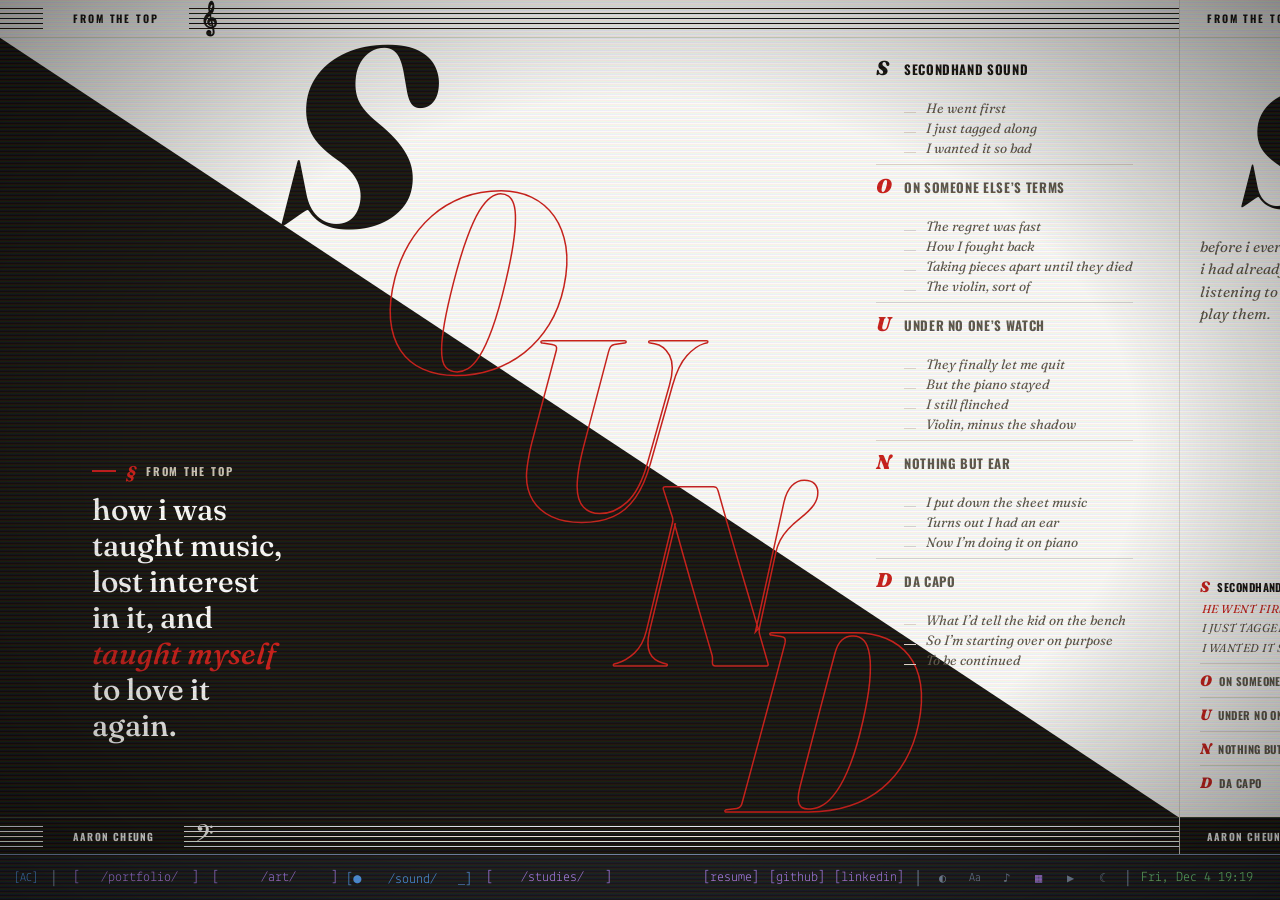
<file: sound/index.html>
<!Doctype html>
<html lang="en">

<head>
    <meta charset="UTF-8" />
    <script>
        // Shares theme/palette/font/crt/motion settings with the main
        // portfolio -- switch to independent overrides here (see
        // art/index.html) if this site wants its own defaults.
        document.documentElement.setAttribute("data-theme", localStorage.getItem("site-theme") || "dark");
        var _osRM = window.matchMedia('(prefers-reduced-motion: reduce)').matches;
        var _savedMotion = localStorage.getItem("site-reduced-motion");
        if (_savedMotion === "true" || (_savedMotion === null && _osRM)) {
            document.documentElement.setAttribute("data-reduced-motion", "true");
        }
        var _savedPalette = localStorage.getItem("site-palette");
        if (_savedPalette && _savedPalette !== "default") {
            document.documentElement.setAttribute("data-palette", _savedPalette);
        }
        var _savedFont = localStorage.getItem("site-font");
        if (_savedFont && _savedFont !== "lekton") {
            document.documentElement.setAttribute("data-font", _savedFont);
        }
        var _savedCrt = localStorage.getItem("site-crt");
        if (_savedCrt === "on" || (_savedCrt === null && !_osRM)) {
            document.documentElement.setAttribute("data-crt", "on");
        }
    </script>
    <meta name="viewport" content="width=device-width, initial-scale=1" />
    <meta name="theme-color" content="#0d1117">
    <meta name="author" content="Aaron Cheung" />
    <meta name="description" content="From the Top by Aaron Cheung." />
    <meta property="og:title" content="Aaron Cheung — From the Top" />
    <meta property="og:description" content="From the Top by Aaron Cheung." />
    <meta property="og:type" content="website" />
    <meta property="og:url" content="https://aaroncheung.me/sound/" />

    <link rel="icon" type="image/svg+xml" href="/favicon.svg">
    <link rel="preload" as="font" href="fonts/fraunces-v38-latin-normal-variable.woff2" type="font/woff2" crossorigin="anonymous">
    <link rel="preload" as="font" href="fonts/fraunces-v38-latin-italic-variable.woff2" type="font/woff2" crossorigin="anonymous">
    <link rel="preload" as="font" href="fonts/oswald-v57-latin-700.woff2" type="font/woff2" crossorigin="anonymous">
    <link rel="stylesheet" href="/css/tui.css?v=9">
    <link rel="stylesheet" href="css/music.css?v=52">

    <script src="/js/overlay-esc.js" defer></script>
    <script src="/js/theme.js?v=4" defer></script>
    <script src="/js/lofi-player.js" defer></script>
    <script src="/js/glitch-artifacts.js" defer></script>
    <script src="/js/include-partials.js" defer></script>
    <script src="js/music.js?v=16" defer></script>

    <!-- Private visitor count only, nothing shown on-site -- see /analytics/. -->
    <script data-goatcounter="https://aaroncheung.goatcounter.com/count" async src="//gc.zgo.at/count.js"></script>

    <title>Aaron Cheung — From the Top</title>
</head>

<body>
    <!-- Ambient glitch artifacts (shared js/glitch-artifacts.js, also used on
         the portfolio/art sites) -- fixed/full-viewport (css/tui.css), gated
         on the CRT toggle, so it lives outside #music-main rather than inside it. -->
    <div id="glitch-artifacts" aria-hidden="true"></div>
    <div data-include="/partials/mobile-header.html"></div>

    <div id="music-main" role="main">
        <div class="record">
            <div class="scroller" tabindex="0" role="region" aria-label="From the Top, scroll through chapters">

                <!-- Cover / index -->
                <section class="panel cover">
                    <div class="masthead"><span class="bar-label">From the Top</span><span class="staff-clef staff-clef--treble">&#x1D11E;</span></div>
                    <div class="cover-split" aria-hidden="true"></div>
                    <div class="cover-sound" aria-hidden="true">
                        <span class="cover-sound-letter is-solid">S</span>
                        <span class="cover-sound-letter">O</span>
                        <span class="cover-sound-letter">U</span>
                        <span class="cover-sound-letter">N</span>
                        <span class="cover-sound-letter">D</span>
                    </div>
                    <div class="cover-body">
                        <h1 class="cover-hero">S<span class="flare">OUND</span></h1>
                        <ol class="index">
                                <li class="is-current">
                                    <a href="#s-01" data-jump="s-01"><b>S</b> Secondhand sound</a>
                                    <ol class="sub-index">
                                        <li><a href="#s-01" data-jump="s-01">He went first</a></li>
                                        <li><a href="#s-02" data-jump="s-02">I just tagged along</a></li>
                                        <li><a href="#s-03" data-jump="s-03">I wanted it so bad</a></li>
                                    </ol>
                                </li>
                                <li>
                                    <a href="#o-01" data-jump="o-01"><b>O</b> On someone else&rsquo;s terms</a>
                                    <ol class="sub-index">
                                        <li><a href="#o-01" data-jump="o-01">The regret was fast</a></li>
                                        <li><a href="#o-02" data-jump="o-02">How I fought back</a></li>
                                        <li><a href="#o-03" data-jump="o-03">Taking pieces apart until they died</a></li>
                                        <li><a href="#o-04" data-jump="o-04">The violin, sort of</a></li>
                                    </ol>
                                </li>
                                <li>
                                    <a href="#u-01" data-jump="u-01"><b>U</b> Under no one&rsquo;s watch</a>
                                    <ol class="sub-index">
                                        <li><a href="#u-01" data-jump="u-01">They finally let me quit</a></li>
                                        <li><a href="#u-02" data-jump="u-02">But the piano stayed</a></li>
                                        <li><a href="#u-03" data-jump="u-03">I still flinched</a></li>
                                        <li><a href="#u-04" data-jump="u-04">Violin, minus the shadow</a></li>
                                    </ol>
                                </li>
                                <li>
                                    <a href="#n-01" data-jump="n-01"><b>N</b> Nothing but ear</a>
                                    <ol class="sub-index">
                                        <li><a href="#n-01" data-jump="n-01">I put down the sheet music</a></li>
                                        <li><a href="#n-02" data-jump="n-02">Turns out I had an ear</a></li>
                                        <li><a href="#n-03" data-jump="n-03">Now I&rsquo;m doing it on piano</a></li>
                                    </ol>
                                </li>
                                <li>
                                    <a href="#d-01" data-jump="d-01"><b>D</b> Da Capo</a>
                                    <ol class="sub-index">
                                        <li><a href="#d-01" data-jump="d-01">What I&rsquo;d tell the kid on the bench</a></li>
                                        <li><a href="#d-02" data-jump="d-02">So I&rsquo;m starting over on purpose</a></li>
                                        <li><a href="#d-coda" data-jump="d-coda">To be continued</a></li>
                                    </ol>
                                </li>
                            </ol>
                        <div class="cover-blurb">
                            <div class="kicker"><b>&sect;</b>From the Top</div>
                            <p class="cover-title">how i was taught music, lost interest in it, and <em>taught myself</em> to love it again.</p>
                        </div>
                    </div>
                    <div class="folio"><span class="bar-label">Aaron Cheung</span><span class="staff-clef staff-clef--bass">&#x1D122;</span></div>
                </section>

                <!-- Chapter S — Secondhand sound -->
                <div class="chapter">
                    <div class="chapter-rail">
                        <div class="masthead"><span class="bar-label">From the Top</span><span class="staff-clef staff-clef--treble">&#x1D11E;</span><span class="staff-sharp">&#9839;</span></div>
                        <div class="chapter-rail-head">
                            <span class="chapter-rail-letter">S</span>
                            <div class="chapter-rail-text">
                                <p class="chapter-rail-caption">before i ever played a note, i had already spent years listening to someone else play them.</p>
                            </div>
                        </div>
                        <nav class="rail-nav" aria-label="Chapters">
                            <ol class="rail-index">
                                <li class="is-current">
                                    <a href="#s-01" data-jump="s-01"><b>S</b> Secondhand sound</a>
                                    <ol class="rail-subindex">
                                        <li><a href="#s-01" data-jump="s-01">He went first</a></li>
                                        <li><a href="#s-02" data-jump="s-02">I just tagged along</a></li>
                                        <li><a href="#s-03" data-jump="s-03">I wanted it so bad</a></li>
                                    </ol>
                                </li>
                                <li><a href="#o-01" data-jump="o-01"><b>O</b> On someone else&rsquo;s terms</a></li>
                                <li><a href="#u-01" data-jump="u-01"><b>U</b> Under no one&rsquo;s watch</a></li>
                                <li><a href="#n-01" data-jump="n-01"><b>N</b> Nothing but ear</a></li>
                                <li><a href="#d-01" data-jump="d-01"><b>D</b> Da Capo</a></li>
                            </ol>
                        </nav>
                        <div class="folio"><span class="bar-label">Aaron Cheung</span><span class="staff-clef staff-clef--bass">&#x1D122;</span><span class="staff-sharp">&#9839;</span></div>
                    </div>

                    <section id="s-01" class="panel panel--compact">
                        <div class="masthead"></div>
                        <div class="kicker"><b>S</b>Secondhand sound &mdash; 01</div>
                        <div class="entry-copy">
                            <div class="entry-head">
                                <span class="entry-num">01</span>
                                <h2>He <span class="flare">went</span> first</h2>
                            </div>
                            <p class="essay-deck">Being the younger brother means most things reach you used. Piano was supposed to be one of them.</p>
                            <div class="essay-body">
                                <p>I&rsquo;m a younger brother by two years. That number set the rhythm of my whole childhood: he did things first, and when I was old enough, I followed. New school, new hobby, new everything. He was the test run and I was the second edition.</p>
                                <p>It was a fine way to grow up. Someone&rsquo;s always ahead of you, breaking the trail, finding out which things hurt so you don&rsquo;t have to. I didn&rsquo;t resent it. I just assumed that was the order of things.</p>
                                <p>Piano started the same way. He got the lessons. I got dragged along. What neither of us knew was that this was the one thing where following him would turn into wanting it more than he ever did.</p>
                            </div>
                            <blockquote class="pull-quote">He was the test run. I was the second edition.</blockquote>
                            <div class="annot">
                                <div class="annot-label">Why I copied him</div>
                                <p>Turns out this is how it&rsquo;s supposed to work. Observational studies find that young children imitate, observe, and consult their older siblings far more than they do their peers, and that a sibling&rsquo;s example can matter as much as a parent&rsquo;s for how a younger kid picks up new skills. I wasn&rsquo;t unusually impressionable &mdash; I was just doing what younger brothers are wired to do.</p>
                                <cite>McHale, Updegraff &amp; Whiteman, &ldquo;Sibling Relationships and Influences in Childhood and Adolescence,&rdquo; Journal of Marriage and Family (2012)</cite>
                            </div>
                        </div>
                        <div class="folio"></div>
                    </section>

                    <section id="s-02" class="panel panel--compact panel--dark">
                        <div class="masthead"></div>
                        <div class="kicker"><b>S</b>Secondhand sound &mdash; 02</div>
                        <div class="entry-copy">
                            <div class="entry-head">
                                <span class="entry-num">02</span>
                                <h2>I just tagged along</h2>
                            </div>
                            <p class="essay-deck">I was too young to leave at home, so I went to every one of his lessons. I was there to wait. I ended up listening.</p>
                            <div class="essay-body">
                                <p>The reason I was in the room at all was logistics. I was too young to be left alone, so when my brother had piano lessons, I came too. I wasn&rsquo;t there to learn. I was there because there was nowhere else to put me.</p>
                                <p>So I sat. And I listened. Week after week, I watched someone slightly bigger than me sit down and make a sound I didn&rsquo;t have a name for yet. I wasn&rsquo;t studying it. Nobody was teaching me. It just went in.</p>
                                <p>Here&rsquo;s the part that still gets me: he hated it. He complained about the practice constantly, the drills, the repetition, all of it. And none of it landed on me. My brain filtered out every single warning and kept one thing: he pressed the keys, and music came out.</p>
                            </div>
                            <blockquote class="pull-quote">I wasn&rsquo;t there to learn. I was there because there was nowhere else to put me.</blockquote>
                            <div class="annot">
                                <div class="annot-label">Does just being in the room do anything</div>
                                <p>More than you&rsquo;d think. Research on auditory development shows that even passive exposure to sound produces measurable, lasting changes in how the brain responds to it, though the biggest gains come once a kid actively engages rather than just listens. Which fits exactly what happened: the years of sitting in primed the ear, but the wanting is what turned the sound into something I had to chase.</p>
                                <cite>Kraus et al., &ldquo;Auditory learning through active engagement with sound,&rdquo; Frontiers in Neuroscience (2014)</cite>
                            </div>
                        </div>
                        <div class="folio"></div>
                    </section>

                    <section id="s-03" class="panel panel--compact">
                        <div class="masthead"></div>
                        <div class="kicker"><b>S</b>Secondhand sound &mdash; 03</div>
                        <div class="entry-copy">
                            <div class="entry-head">
                                <span class="entry-num">03</span>
                                <h2>I wanted it so bad</h2>
                            </div>
                            <p class="essay-deck">He made piano look miserable. I wanted it anyway. It&rsquo;s the first thing I ever wanted before he did.</p>
                            <div class="essay-body">
                                <p>Somewhere in all that tagging along, the order of things broke.</p>
                                <p>For once, I didn&rsquo;t want something because my brother had already made it look easy. He&rsquo;d made it look miserable, actually. But I wanted it anyway, and I wanted it before he could hand it down to me. I pestered my parents until they gave in and signed me up for my own lessons.</p>
                                <p>I want to be honest about what I wanted, though. I didn&rsquo;t want lessons. I didn&rsquo;t know what lessons were. I wanted the sound. I wanted to be the one making it. No scales, no theory, no assignments in my head &mdash; just a kid certain that whatever that noise was, it was worth having.</p>
                                <p>That wanting was the purest the whole thing ever got. It would take me about a decade to feel it again.</p>
                            </div>
                            <blockquote class="pull-quote">I didn&rsquo;t want lessons. I wanted the sound.</blockquote>
                            <div class="annot">
                                <div class="annot-label">Why my parents said yes</div>
                                <p>They probably just got tired of the begging. But the science backed them up. A longitudinal study at USC&rsquo;s Brain and Creativity Institute followed kids who began music training at six and seven and found that even two years of it accelerated brain development, speeding up how the auditory pathway matured and sharpening how accurately they processed sound. Early exposure isn&rsquo;t only sentimental. It rewires the hardware, right at the age I was pushing to get in.</p>
                                <cite>Habibi et al., &ldquo;Music Training and Child Development: A Review of Recent Findings from a Longitudinal Study,&rdquo; Annals of the New York Academy of Sciences (2018)</cite>
                            </div>
                        </div>
                        <div class="folio"></div>
                    </section>
                </div>

                <!-- Chapter O — On someone else's terms -->
                <div class="chapter">
                    <div class="chapter-rail">
                        <div class="masthead"><span class="bar-label">From the Top</span><span class="staff-clef staff-clef--treble">&#x1D11E;</span><span class="staff-sharp">&#9839;</span></div>
                        <div class="chapter-rail-head">
                            <span class="chapter-rail-letter">O</span>
                            <div class="chapter-rail-text">
                                <p class="chapter-rail-caption">i got what i asked for. it turned out the sound came bundled with everything around it.</p>
                            </div>
                        </div>
                        <nav class="rail-nav" aria-label="Chapters">
                            <ol class="rail-index">
                                <li><a href="#s-01" data-jump="s-01"><b>S</b> Secondhand sound</a></li>
                                <li class="is-current">
                                    <a href="#o-01" data-jump="o-01"><b>O</b> On someone else&rsquo;s terms</a>
                                    <ol class="rail-subindex">
                                        <li><a href="#o-01" data-jump="o-01">The regret was fast</a></li>
                                        <li><a href="#o-02" data-jump="o-02">How I fought back</a></li>
                                        <li><a href="#o-03" data-jump="o-03">Taking pieces apart until they died</a></li>
                                        <li><a href="#o-04" data-jump="o-04">The violin, sort of</a></li>
                                    </ol>
                                </li>
                                <li><a href="#u-01" data-jump="u-01"><b>U</b> Under no one&rsquo;s watch</a></li>
                                <li><a href="#n-01" data-jump="n-01"><b>N</b> Nothing but ear</a></li>
                                <li><a href="#d-01" data-jump="d-01"><b>D</b> Da Capo</a></li>
                            </ol>
                        </nav>
                        <div class="folio"><span class="bar-label">Aaron Cheung</span><span class="staff-clef staff-clef--bass">&#x1D122;</span><span class="staff-sharp">&#9839;</span></div>
                    </div>

                    <section id="o-01" class="panel panel--compact panel--dark">
                        <div class="masthead"></div>
                        <div class="kicker"><b>O</b>On someone else&rsquo;s terms &mdash; 01</div>
                        <div class="entry-copy">
                            <div class="entry-head">
                                <span class="entry-num">01</span>
                                <h2>The regret was <span class="flare">fast</span></h2>
                            </div>
                            <p class="essay-deck">I wanted piano more than anything. It took about three weeks for that to curdle.</p>
                            <div class="essay-body">
                                <p>I got my lessons. And almost immediately, I wanted out.</p>
                                <p>The thing I hadn&rsquo;t understood from the waiting room was that the sound I loved came attached to something else: practice. Hours of it. The music I&rsquo;d been chasing was maybe five percent of what piano actually was. The rest was drills.</p>
                                <p>I was a little kid who had begged for this, and within a few weeks I was already trying to get rid of it. But now the roles had flipped. Before, I was the one pleading to get in. Now my parents were the ones making me stay. I wanted to quit almost as fast as I&rsquo;d wanted to start, and this time nobody was caving.</p>
                            </div>
                            <blockquote class="pull-quote">The music I loved was maybe five percent of what piano actually was.</blockquote>
                            <div class="annot">
                                <div class="annot-label">So how much of it is really practice</div>
                                <p>Almost all of it, by design. The most influential study on musical skill, Ericsson&rsquo;s research on expert performers, was run on violinists and pianists and concluded that the hours of solitary, effortful practice a player accumulates is what separates skill levels, more than any inborn talent. The drills weren&rsquo;t a detour from learning piano. The drills were piano. I had signed up for the sound and walked into the machine that produces it.</p>
                                <cite>Ericsson, Krampe &amp; Tesch-R&ouml;mer, &ldquo;The Role of Deliberate Practice in the Acquisition of Expert Performance,&rdquo; Psychological Review (1993)</cite>
                            </div>
                        </div>
                        <div class="folio"></div>
                    </section>

                    <section id="o-02" class="panel panel--compact panel--dark">
                        <div class="masthead"></div>
                        <div class="kicker"><b>O</b>On someone else&rsquo;s terms &mdash; 02</div>
                        <div class="entry-copy">
                            <div class="entry-head">
                                <span class="entry-num">02</span>
                                <h2>How I fought back</h2>
                            </div>
                            <p class="essay-deck">If I couldn&rsquo;t quit, I could refuse to get better. I got very good at not practicing.</p>
                            <div class="essay-body">
                                <p>Since I couldn&rsquo;t leave, I did the next thing. I stopped trying.</p>
                                <p>I put real effort, more than I ever put into playing, into not playing. I&rsquo;d avoid the bench. I&rsquo;d fake my way through. I found every possible way to not practice, and it worked exactly as well as you&rsquo;d expect: I went long stretches without getting any better at all. I&rsquo;d plateau for months, not because I couldn&rsquo;t improve but because improving was the one thing I wouldn&rsquo;t do.</p>
                                <p>Looking back, the effort I spent dodging practice probably rivaled the effort practice would have taken. But that wasn&rsquo;t the point. The point was that it was mine to withhold. Refusing was the only part of piano I actually controlled.</p>
                            </div>
                            <blockquote class="pull-quote">Refusing was the only part of piano I actually controlled.</blockquote>
                            <div class="annot">
                                <div class="annot-label">Why forcing it backfires</div>
                                <p>Because the motivation you use matters as much as the hours. Self-determination research on music students finds that kids driven by external pressure rather than their own choice are the ones most likely to stall and quit, and that a student&rsquo;s sense of autonomy is one of the strongest predictors of whether they keep going. I wasn&rsquo;t lazy. I was a kid with no say, doing the only thing a kid with no say can do.</p>
                                <cite>Evans, McPherson &amp; Davidson, &ldquo;The role of psychological needs in ceasing music and music learning activities,&rdquo; Psychology of Music (2013)</cite>
                            </div>
                        </div>
                        <div class="folio"></div>
                    </section>

                    <section id="o-03" class="panel panel--compact panel--dark">
                        <div class="masthead"></div>
                        <div class="kicker"><b>O</b>On someone else&rsquo;s terms &mdash; 03</div>
                        <div class="entry-copy">
                            <div class="entry-head">
                                <span class="entry-num">03</span>
                                <h2>Taking pieces apart until they died</h2>
                            </div>
                            <p class="essay-deck">The method worked. That was the problem. It drained the exact thing that made me want to play.</p>
                            <div class="essay-body">
                                <p>Here&rsquo;s what the practice actually looked like. Take a song. Break it into fragments. Play one hand alone, then the other. Play it slow. Play it a little faster. Loop the hard bar until it&rsquo;s muscle memory. Add the second hand. Slow again. Faster.</p>
                                <p>By the book, this is correct. It&rsquo;s how you&rsquo;re supposed to learn a piece. But doing it, I often had no idea what the song was even supposed to sound like until I was deep into it, finally putting the hands together at something close to tempo. The music showed up last, if it showed up at all. Everything that made me point at my brother&rsquo;s piano and say <em>I want that</em> was buried under mechanics.</p>
                                <p>The scales, the chords, the theory, the arpeggios, the etudes. I learned them. I just couldn&rsquo;t feel why anymore.</p>
                            </div>
                            <blockquote class="pull-quote">The music showed up last, if it showed up at all.</blockquote>
                            <div class="annot">
                                <div class="annot-label">Was the method wrong</div>
                                <p>No, and that&rsquo;s the hard part. Breaking a piece into hands-separate, slow-to-fast, repeated fragments is deliberate practice exactly as the research defines it, and it demonstrably works. The method wasn&rsquo;t broken. What it cost me was the wonder, and no method accounts for that, because the science optimizes for the skill, not for whether you still love the thing at the end.</p>
                                <cite>Ericsson, Krampe &amp; Tesch-R&ouml;mer, &ldquo;The Role of Deliberate Practice in the Acquisition of Expert Performance,&rdquo; Psychological Review (1993)</cite>
                            </div>
                        </div>
                        <div class="folio"></div>
                    </section>

                    <section id="o-04" class="panel panel--compact panel--dark" data-tone="hairline-light">
                        <div class="masthead"></div>
                        <div class="kicker"><b>O</b>On someone else&rsquo;s terms &mdash; 04</div>
                        <div class="entry-copy">
                            <div class="entry-head">
                                <span class="entry-num">04</span>
                                <h2>The violin, sort of</h2>
                            </div>
                            <p class="essay-deck">A second instrument entered around middle school. I liked it more. I still made sure not to practice it.</p>
                            <div class="essay-body">
                                <p>Around middle school, a family friend started a teaching business and I began learning violin.</p>
                                <p>I&rsquo;ll admit I liked it more. Violin is one note at a time, one line, the melody itself. I didn&rsquo;t have to grind out accompanying chords under my left hand while my right carried the tune. I could just play the part that sounded like the song. For a moment there was a little more air in it.</p>
                                <p>But piano had already taught me what lessons meant, and that lesson transferred. I went into violin with the same reflex to dodge practice, the same instinct to not improve on schedule. I enjoyed it more and still did everything I could to avoid the work. The tint from piano colored everything, even the instrument I actually liked.</p>
                            </div>
                            <blockquote class="pull-quote">I enjoyed it more and still did everything I could to avoid the work.</blockquote>
                            <div class="annot">
                                <div class="annot-label">Did the piano really poison the violin</div>
                                <p>There&rsquo;s a name for this. In evaluative conditioning, when something gets paired with an unpleasant experience, the bad taste it picks up doesn&rsquo;t stay contained. It spreads to similar things in the same category, things that never did anything to earn it. Piano lessons taught me what lessons meant. Violin was a different instrument in the same category, and it inherited the whole verdict before it had a chance to defend itself.</p>
                                <cite>Patterson, Lipp &amp; Luck, &ldquo;Examining Conceptual Generalisation after Acquisition, Extinction, and Reinstatement in Evaluative Conditioning,&rdquo; Cognition and Emotion (2024)</cite>
                            </div>
                            <div class="motif-note">
                                <div class="motif-label">Recurring thread &mdash; violin</div>
                                <p>Appearance 1 of 3. Enters here as the lesser evil. Remember it liked melody &mdash; that detail pays off in N.</p>
                            </div>
                        </div>
                        <div class="folio"></div>
                    </section>
                </div>

                <!-- Chapter U — Under no one's watch -->
                <div class="chapter">
                    <div class="chapter-rail">
                        <div class="masthead"><span class="bar-label">From the Top</span><span class="staff-clef staff-clef--treble">&#x1D11E;</span><span class="staff-sharp">&#9839;</span></div>
                        <div class="chapter-rail-head">
                            <span class="chapter-rail-letter">U</span>
                            <div class="chapter-rail-text">
                                <p class="chapter-rail-caption">nobody made me play anymore. so for the first time, i found out whether i actually wanted to.</p>
                            </div>
                        </div>
                        <nav class="rail-nav" aria-label="Chapters">
                            <ol class="rail-index">
                                <li><a href="#s-01" data-jump="s-01"><b>S</b> Secondhand sound</a></li>
                                <li><a href="#o-01" data-jump="o-01"><b>O</b> On someone else&rsquo;s terms</a></li>
                                <li class="is-current">
                                    <a href="#u-01" data-jump="u-01"><b>U</b> Under no one&rsquo;s watch</a>
                                    <ol class="rail-subindex">
                                        <li><a href="#u-01" data-jump="u-01">They finally let me quit</a></li>
                                        <li><a href="#u-02" data-jump="u-02">But the piano stayed</a></li>
                                        <li><a href="#u-03" data-jump="u-03">I still flinched</a></li>
                                        <li><a href="#u-04" data-jump="u-04">Violin, minus the shadow</a></li>
                                    </ol>
                                </li>
                                <li><a href="#n-01" data-jump="n-01"><b>N</b> Nothing but ear</a></li>
                                <li><a href="#d-01" data-jump="d-01"><b>D</b> Da Capo</a></li>
                            </ol>
                        </nav>
                        <div class="folio"><span class="bar-label">Aaron Cheung</span><span class="staff-clef staff-clef--bass">&#x1D122;</span><span class="staff-sharp">&#9839;</span></div>
                    </div>

                    <section id="u-01" class="panel panel--compact panel--dark">
                        <div class="masthead"></div>
                        <div class="kicker"><b>U</b>Under no one&rsquo;s watch &mdash; 01</div>
                        <div class="entry-copy">
                            <div class="entry-head">
                                <span class="entry-num">01</span>
                                <h2>They finally let me <span class="flare">quit</span></h2>
                            </div>
                            <p class="essay-deck">It didn&rsquo;t happen because I asked. It happened because my parents saw how hard I was working to go nowhere.</p>
                            <div class="essay-body">
                                <p>The end didn&rsquo;t come from a big conversation. It came from math.</p>
                                <p>By the time I hit high school, my parents had watched me spend years pouring effort into not improving. I&rsquo;d become so committed to dodging practice that the dodging itself had become the visible thing. At some point the accounting became obvious to them: they were paying for lessons, and I was spending all my energy making sure those lessons didn&rsquo;t work. So they let me stop.</p>
                                <p>I should have felt pure relief. Mostly I did. But there was something underneath it I couldn&rsquo;t name yet, the strange quiet of a fight suddenly ending because the other side walked away. I&rsquo;d won. The piano was no longer required. And I had no idea that this was the exact moment things would start to turn.</p>
                            </div>
                            <blockquote class="pull-quote">They were paying for lessons, and I was spending all my energy making sure those lessons didn&rsquo;t work.</blockquote>
                            <div class="annot">
                                <div class="annot-label">What pressure does when it finally lifts</div>
                                <p>Usually something bleak. In Edward Deci&rsquo;s foundational experiments, people who were pressured or paid to do a task they&rsquo;d once enjoyed ended up less interested in it than when they started, once the pressure was removed. The external control doesn&rsquo;t just fail to help &mdash; it can hollow out the original interest and leave nothing behind. By that logic, quitting should have been the end of piano for me. The interesting part of my story is that it wasn&rsquo;t.</p>
                                <cite>Deci, &ldquo;Effects of externally mediated rewards on intrinsic motivation,&rdquo; Journal of Personality and Social Psychology (1971)</cite>
                            </div>
                        </div>
                        <div class="folio"></div>
                    </section>

                    <section id="u-02" class="panel panel--compact panel--dark" data-tone="fade-to-light">
                        <div class="masthead"></div>
                        <div class="kicker"><b>U</b>Under no one&rsquo;s watch &mdash; 02</div>
                        <div class="entry-copy">
                            <div class="entry-head">
                                <span class="entry-num">02</span>
                                <h2>But the piano stayed</h2>
                            </div>
                            <p class="essay-deck">The lessons ended. The instrument didn&rsquo;t leave the house. That turned out to matter more than anything.</p>
                            <div class="essay-body">
                                <p>Here&rsquo;s the detail the whole story hinges on: we still had a piano.</p>
                                <p>It just sat there in the house, no longer attached to a teacher or a practice log or anyone&rsquo;s expectations. And every so often, I&rsquo;d walk up to it and play. Not practice. Play. I&rsquo;d pick pieces I actually liked and pick my way through them. I&rsquo;d hit notes just to hear what they did. No fragments, no hands-separate drills, no slow-to-fast. Just me and a sound I was finally choosing again.</p>
                                <p>Nobody knew I was doing it. There was no reason to, no lesson to prep for, no one to perform it for. And somewhere in those quiet unsupervised sessions, the thing I&rsquo;d felt in the waiting room as a little kid started coming back. I didn&rsquo;t announce it. I probably didn&rsquo;t even realize it. But that was the beginning of me actually loving music.</p>
                            </div>
                            <blockquote class="pull-quote">Not practice. Play.</blockquote>
                            <div class="annot">
                                <div class="annot-label">Why the same piano felt different</div>
                                <p>Because the one thing that changed was the one thing that matters most: choice. A large meta-analysis found that simply giving people a genuine sense of choice over an activity measurably increases their intrinsic motivation and effort. The piano was identical. The room was identical. My hands knew the same drills. But nobody was assigning it anymore, and that single difference was enough to turn an obligation back into a want.</p>
                                <cite>Patall, Cooper &amp; Robinson, &ldquo;The effects of choice on intrinsic motivation and related outcomes: a meta-analysis,&rdquo; Psychological Bulletin (2008)</cite>
                            </div>
                        </div>
                        <div class="folio"></div>
                    </section>

                    <section id="u-03" class="panel panel--compact" data-tone="mismatch-shadow">
                        <div class="masthead"></div>
                        <div class="kicker"><b>U</b>Under no one&rsquo;s watch &mdash; 03</div>
                        <div class="entry-copy">
                            <div class="entry-head">
                                <span class="entry-num">03</span>
                                <h2>I still flinched</h2>
                            </div>
                            <p class="essay-deck">Nobody was making me play anymore. I was still bracing like they were.</p>
                            <div class="essay-body">
                                <p>It would be a cleaner story if the moment the lessons stopped, the wanting came back. It didn&rsquo;t.</p>
                                <p>I&rsquo;d sit down at the piano by choice, and some part of me would still tense up. Still expect a drill. Still treat the bench like a place where work gets assigned. The pressure was gone and my hands hadn&rsquo;t gotten the message. I was free and I was flinching, which is a strange thing to be.</p>
                                <p>What I didn&rsquo;t understand then is that nothing was going to give the feeling back to me. Quitting only removed the thing that was in the way. It didn&rsquo;t restore anything. Every time I sat down and played something I liked for no reason, I was doing the actual work of getting it back, and it was slow, and it didn&rsquo;t feel like progress, it felt like flinching.</p>
                                <p>So the flinch wasn&rsquo;t the training winning. It was what recovery feels like from the inside, before you know that&rsquo;s what it is.</p>
                            </div>
                            <blockquote class="pull-quote">The pressure was gone and my hands hadn&rsquo;t gotten the message.</blockquote>
                            <div class="annot">
                                <div class="annot-label">Why didn&rsquo;t the feeling just come back</div>
                                <p>Because it doesn&rsquo;t work that way. Deci&rsquo;s experiments found that once an activity gets bound to external pressure, the original interest doesn&rsquo;t simply return when the pressure lifts. Removing the coercion isn&rsquo;t the same as restoring the wanting. It just clears the space where the wanting used to be, and leaves you to do the rest.</p>
                                <cite>Deci, &ldquo;Effects of externally mediated rewards on intrinsic motivation,&rdquo; Journal of Personality and Social Psychology (1971)</cite>
                            </div>
                        </div>
                        <div class="folio"></div>
                    </section>

                    <section id="u-04" class="panel panel--compact">
                        <div class="masthead"></div>
                        <div class="kicker"><b>U</b>Under no one&rsquo;s watch &mdash; 04</div>
                        <div class="entry-copy">
                            <div class="entry-head">
                                <span class="entry-num">04</span>
                                <h2>Violin, minus the shadow</h2>
                            </div>
                            <p class="essay-deck">Violin was still a school requirement. Nothing about it changed. I did.</p>
                            <div class="essay-body">
                                <p>Violin didn&rsquo;t end when piano did. It was a high school elective, so I kept going, still assigned, still required, still someone else&rsquo;s schedule.</p>
                                <p>Which is the part worth sitting with. By the logic I&rsquo;d been living under, violin should have felt exactly the same. It was still an obligation. Nobody had handed me any freedom there. But it got better anyway, and it got better fast. I was more engaged, more present, more willing to actually work at it.</p>
                                <p>For a long time I assumed piano leaving had just taken the weight off everything. Easier story. But violin&rsquo;s circumstances never changed by even an inch, so the weight couldn&rsquo;t have lifted on its own. I think what actually happened is that once I had one place in my life where music was mine, I started showing up to violin like someone who wanted to be there. I brought the wanting with me. It wasn&rsquo;t given back to me, I carried it in.</p>
                                <p>Nobody gives it back to you.</p>
                            </div>
                            <blockquote class="pull-quote">Violin&rsquo;s circumstances never changed by an inch. I did.</blockquote>
                            <div class="annot">
                                <div class="annot-label">So violin got better on its own once piano ended?</div>
                                <p>Probably not, and that&rsquo;s the part I didn&rsquo;t understand at the time. The research on how a bad association spreads also suggests the reverse doesn&rsquo;t come free: sourness generalizes easily, but un-learning it in one place doesn&rsquo;t automatically un-learn it everywhere else. Violin didn&rsquo;t get better because piano stopped. It got better because I started showing up to it differently, and I had to do that part myself.</p>
                            </div>
                            <div class="motif-note">
                                <div class="motif-label">Recurring thread &mdash; violin</div>
                                <p>Appearance 2 of 3. Entered as the lesser evil, returns here as the thing I finally admit I like. One appearance left, where the ear takes over.</p>
                            </div>
                        </div>
                        <div class="folio"></div>
                    </section>
                </div>

                <!-- Chapter N — Nothing but ear -->
                <div class="chapter">
                    <div class="chapter-rail">
                        <div class="masthead"><span class="bar-label">From the Top</span><span class="staff-clef staff-clef--treble">&#x1D11E;</span><span class="staff-sharp">&#9839;</span></div>
                        <div class="chapter-rail-head">
                            <span class="chapter-rail-letter">N</span>
                            <div class="chapter-rail-text">
                                <p class="chapter-rail-caption">i stopped reading music and started listening to it. that turned out to be the whole difference.</p>
                            </div>
                        </div>
                        <nav class="rail-nav" aria-label="Chapters">
                            <ol class="rail-index">
                                <li><a href="#s-01" data-jump="s-01"><b>S</b> Secondhand sound</a></li>
                                <li><a href="#o-01" data-jump="o-01"><b>O</b> On someone else&rsquo;s terms</a></li>
                                <li><a href="#u-01" data-jump="u-01"><b>U</b> Under no one&rsquo;s watch</a></li>
                                <li class="is-current">
                                    <a href="#n-01" data-jump="n-01"><b>N</b> Nothing but ear</a>
                                    <ol class="rail-subindex">
                                        <li><a href="#n-01" data-jump="n-01">I put down the sheet music</a></li>
                                        <li><a href="#n-02" data-jump="n-02">Turns out I had an ear</a></li>
                                        <li><a href="#n-03" data-jump="n-03">Now I&rsquo;m doing it on piano</a></li>
                                    </ol>
                                </li>
                                <li><a href="#d-01" data-jump="d-01"><b>D</b> Da Capo</a></li>
                            </ol>
                        </nav>
                        <div class="folio"><span class="bar-label">Aaron Cheung</span><span class="staff-clef staff-clef--bass">&#x1D122;</span><span class="staff-sharp">&#9839;</span></div>
                    </div>

                    <section id="n-01" class="panel panel--compact">
                        <div class="masthead"></div>
                        <div class="kicker"><b>N</b>Nothing but ear &mdash; 01</div>
                        <div class="entry-copy">
                            <div class="entry-head">
                                <span class="entry-num">01</span>
                                <h2>I put down the <span class="flare">sheet music</span></h2>
                            </div>
                            <p class="essay-deck">I started learning new songs on piano the way I&rsquo;d never been taught: from YouTube, from recordings, from just messing with sounds.</p>
                            <div class="essay-body">
                                <p>Once piano was mine again, I started learning music, but not the way the lessons did it. No sheet music. I&rsquo;d pull up tutorials on YouTube, follow along, and figure songs out that way. I&rsquo;d sit and play around with sounds and beats just to hear what happened.</p>
                                <p>This was the exact opposite of everything I&rsquo;d been trained on. No notation, no assigned repertoire, no breaking a piece into fragments before I knew what it sounded like. I picked songs because I already loved them and already knew how they were supposed to go. I was learning forward from the sound instead of backward from the page.</p>
                                <p>And for the first time, the music showed up first. I knew the destination before I took a single step toward it, because the destination was a song I&rsquo;d chosen and already had in my head. Everything the O chapter buried, the whole reason I wanted piano as a kid, was suddenly right there at the front again.</p>
                            </div>
                            <blockquote class="pull-quote">I was learning forward from the sound instead of backward from the page.</blockquote>
                            <div class="annot">
                                <div class="annot-label">Is teaching yourself off YouTube actually a method</div>
                                <p>It&rsquo;s one of the oldest ones, just newly equipped. Lucy Green&rsquo;s research on how popular musicians learn found that most of them acquire their skills informally, outside of any lessons, by choosing music they personally love and copying the recordings by ear rather than working from notation. That&rsquo;s the entire model I&rsquo;d stumbled into. The YouTube tutorials were just my generation&rsquo;s version of dropping the needle and playing along until it clicks.</p>
                                <cite>Green, L., &ldquo;How Popular Musicians Learn: A Way Ahead for Music Education,&rdquo; Ashgate (2002)</cite>
                            </div>
                        </div>
                        <div class="folio"></div>
                    </section>

                    <section id="n-02" class="panel panel--compact">
                        <div class="masthead"></div>
                        <div class="kicker"><b>N</b>Nothing but ear &mdash; 02</div>
                        <div class="entry-copy">
                            <div class="entry-head">
                                <span class="entry-num">02</span>
                                <h2>Turns out I had an ear</h2>
                            </div>
                            <p class="essay-deck">The violin, of all things, showed me my ear was good. Not perfect pitch. Good enough to find a melody by hearing it.</p>
                            <div class="essay-body">
                                <p>The discovery didn&rsquo;t come from piano. It came from violin, back for its third and most important appearance.</p>
                                <p>By now violin was the instrument I was actually engaged with, and playing it, I noticed something: I could find melodies by ear. I&rsquo;d hear a tune and work it out on the strings, one note at a time. Not perfect pitch, nothing that dramatic. But a solid ear, good enough to hear where a melody wanted to go and follow it.</p>
                                <p>It makes sense that violin is where I found this. It&rsquo;s one note at a time, one line, and every note is something you have to place yourself, no pre-set keys to hide behind. You&rsquo;re constantly listening and adjusting to land the pitch. Piano had let me get away with mechanical playing for years. Violin didn&rsquo;t allow it. It made me listen, and listening is the thing that turned out to matter.</p>
                            </div>
                            <blockquote class="pull-quote">Piano let me play mechanically for years. Violin didn&rsquo;t allow it.</blockquote>
                            <div class="annot">
                                <div class="annot-label">Why violin, specifically, trained the ear</div>
                                <p>Because of how the instrument works. Relative pitch, the ability to find a note by its relationship to others, is the common, trainable ear skill, as opposed to rare perfect pitch, and one of the classic ways to build it is playing melodies by ear on an instrument that makes you manually place every pitch, like a violin, rather than one with fixed keys. Playing by ear itself is a foundational musicianship skill that research links to improvising, sight-reading, and playing from memory. The instrument I&rsquo;d resented into a filter had quietly been tuning the exact ability I&rsquo;d build everything on.</p>
                                <cite>Woody, R. H., &ldquo;Playing by Ear: Foundation or Frill?,&rdquo; Music Educators Journal (2012)</cite>
                            </div>
                        </div>
                        <div class="folio"></div>
                    </section>

                    <section id="n-03" class="panel panel--compact" data-tone="brightest">
                        <div class="masthead"></div>
                        <div class="kicker"><b>N</b>Nothing but ear &mdash; 03</div>
                        <div class="entry-copy">
                            <div class="entry-head">
                                <span class="entry-num">03</span>
                                <h2>Now I&rsquo;m doing it on piano</h2>
                            </div>
                            <p class="essay-deck">I&rsquo;m teaching my ear to do on the keys what it learned to do on the strings: hear a song I love and rebuild it.</p>
                            <div class="essay-body">
                                <p>Once I knew the ear was there, I wanted it on piano too.</p>
                                <p>So that&rsquo;s what I&rsquo;m doing right now. I put on a song I love, and I try to recreate it on the keys by ear. No tutorial, no sheet music, just listening and hunting for the notes until the thing I&rsquo;m hearing and the thing I&rsquo;m playing line up. It&rsquo;s slow. It&rsquo;s the good kind of slow, the kind I pick.</p>
                                <p>The irony isn&rsquo;t lost on me. This is practice. It&rsquo;s repetition, trial and error, the same passage over and over until it&rsquo;s right. It is, mechanically, the exact thing I spent years refusing to do. But nobody assigned it, I chose the song, and the whole point is chasing a sound I already love. Same activity, completely different animal. The difference was never the work. It was who the work belonged to.</p>
                            </div>
                            <blockquote class="pull-quote">The difference was never the work. It was who the work belonged to.</blockquote>
                            <div class="annot">
                                <div class="annot-label">Does the self-taught route actually build skill, or just feel nicer</div>
                                <p>It measurably builds it. Woody and Lehmann tested college musicians on learning melodies by ear and found the ones with informal, self-directed &ldquo;vernacular&rdquo; experience clearly outperformed the formally trained musicians who lacked it. The by-ear route isn&rsquo;t the soft option &mdash; it produces a real, testable ability that classical training alone can miss. The thing I taught myself for fun turns out to be the thing the research says formal lessons often leave out.</p>
                                <cite>Woody, R. H. &amp; Lehmann, A. C., &ldquo;Student Musicians&rsquo; Ear-Playing Ability as a Function of Vernacular Music Experiences,&rdquo; Journal of Research in Music Education (2010)</cite>
                            </div>
                            <div class="motif-note">
                                <div class="motif-label">Recurring thread &mdash; violin</div>
                                <p>Appearance 3 of 3. Entered as the lesser evil, returned as the instrument I liked, and lands here as the one that proved my ear. The whole point of violin was that it made me listen. Arc complete.</p>
                            </div>
                        </div>
                        <div class="folio"></div>
                    </section>
                </div>

                <!-- Chapter D — Da Capo -->
                <div class="chapter">
                    <div class="chapter-rail">
                        <div class="masthead"><span class="bar-label">From the Top</span><span class="staff-clef staff-clef--treble">&#x1D11E;</span><span class="staff-sharp">&#9839;</span></div>
                        <div class="chapter-rail-head">
                            <span class="chapter-rail-letter">D</span>
                            <div class="chapter-rail-text">
                                <p class="term-def"><b>da capo</b> <i>(n.)</i> &mdash; a direction in music to return to the beginning and play it again.</p>
                                <p class="chapter-rail-caption">i&rsquo;m back where i started: a beginner, wanting a sound i don&rsquo;t know how to make yet. this time i got here on purpose.</p>
                            </div>
                        </div>
                        <nav class="rail-nav" aria-label="Chapters">
                            <ol class="rail-index">
                                <li><a href="#s-01" data-jump="s-01"><b>S</b> Secondhand sound</a></li>
                                <li><a href="#o-01" data-jump="o-01"><b>O</b> On someone else&rsquo;s terms</a></li>
                                <li><a href="#u-01" data-jump="u-01"><b>U</b> Under no one&rsquo;s watch</a></li>
                                <li><a href="#n-01" data-jump="n-01"><b>N</b> Nothing but ear</a></li>
                                <li class="is-current">
                                    <a href="#d-01" data-jump="d-01"><b>D</b> Da Capo</a>
                                    <ol class="rail-subindex">
                                        <li><a href="#d-01" data-jump="d-01">What I&rsquo;d tell the kid on the bench</a></li>
                                        <li><a href="#d-02" data-jump="d-02">So I&rsquo;m starting over on purpose</a></li>
                                        <li><a href="#d-coda" data-jump="d-coda">To be continued</a></li>
                                    </ol>
                                </li>
                            </ol>
                        </nav>
                        <div class="folio"><span class="bar-label">Aaron Cheung</span><span class="staff-clef staff-clef--bass">&#x1D122;</span><span class="staff-sharp">&#9839;</span></div>
                    </div>

                    <section id="d-01" class="panel panel--compact">
                        <div class="masthead"></div>
                        <div class="kicker"><b>D</b>Da Capo &mdash; 01</div>
                        <div class="entry-copy">
                            <div class="entry-head">
                                <span class="entry-num">01</span>
                                <h2>What I&rsquo;d tell the <span class="flare">kid</span> on the bench</h2>
                            </div>
                            <p class="essay-deck">I&rsquo;m grateful for the training. I wouldn&rsquo;t have the ear without it. But the wonder came first, and the wonder was the part that mattered.</p>
                            <div class="essay-body">
                                <p>If I could go back to the waiting room, to the kid watching his brother and wanting it so badly, I don&rsquo;t think I&rsquo;d warn him. I&rsquo;d just tell him to hold onto the wanting.</p>
                                <p>Because here&rsquo;s what the whole thing taught me. The structured lessons were worth something. The scales, the theory, the years of drills, they built the foundation I now use to teach myself anything I want. I&rsquo;m not bitter about the training. I&rsquo;m grateful for it. I couldn&rsquo;t do what I do now without it.</p>
                                <p>But it came at a cost it didn&rsquo;t need to, and the cost was the wonder. For years I had the skills and lost the reason. And it turns out the reason was the important part the entire time. The excitement I felt before I knew a single thing about music, that was the fuel, and everything worked better once I got it back. All the practice in the world doesn&rsquo;t mean much if it burns off the thing that made you want to play.</p>
                                <p>So that&rsquo;s the lesson, if there is one. The training was good. It just was never worth losing the wonder over.</p>
                            </div>
                            <blockquote class="pull-quote">For years I had the skills and lost the reason. The reason was the important part the entire time.</blockquote>
                            <div class="annot">
                                <div class="annot-label">Was the wonder actually important, or does it just feel nice to say</div>
                                <p>It&rsquo;s real, and it&rsquo;s measurable. A landmark study found that when people are curious about something, their brains shift into a state that measurably improves learning and memory, driven by a dopamine response that curiosity switches on. Wonder isn&rsquo;t the soft, optional part of learning. It&rsquo;s part of the machinery that makes learning work. The excitement I lost wasn&rsquo;t a mood. It was, neurologically, one of the best tools I had, and the lessons spent it without knowing.</p>
                                <cite>Gruber, Gelman &amp; Ranganath, &ldquo;States of Curiosity Modulate Hippocampus-Dependent Learning via the Dopaminergic Circuit,&rdquo; Neuron (2014)</cite>
                            </div>
                        </div>
                        <div class="folio"></div>
                    </section>

                    <section id="d-02" class="panel panel--compact">
                        <div class="masthead"></div>
                        <div class="kicker"><b>D</b>Da Capo &mdash; 02</div>
                        <div class="entry-copy">
                            <div class="entry-head">
                                <span class="entry-num">02</span>
                                <h2>So I&rsquo;m starting over on purpose</h2>
                            </div>
                            <p class="essay-deck">Guitar next. Then harmonica. Then whatever&rsquo;s after that. Beginner again, except this time the terms are mine and the ear comes with me.</p>
                            <div class="essay-body">
                                <p>The story doesn&rsquo;t end at piano. It loops.</p>
                                <p>I&rsquo;m planning to pick up guitar. Then harmonica. Probably more after that. And the thing is, I&rsquo;ll be a beginner all over again, back to not knowing where the notes are, back to wanting a sound I can&rsquo;t make yet. It&rsquo;s the exact spot I started in as a kid at my brother&rsquo;s lessons.</p>
                                <p>Except everything&rsquo;s different now. Nobody&rsquo;s making me. I&rsquo;m choosing the instrument, choosing the songs, choosing the pace. And I&rsquo;m not arriving empty-handed &mdash; I&rsquo;m bringing years of training and an ear that can already find a melody. The foundation the lessons built doesn&rsquo;t disappear when I switch instruments. It comes with me. I get to start from scratch and keep everything at the same time.</p>
                                <p>That&rsquo;s what da capo means. Not &ldquo;the end.&rdquo; It means go back to the beginning and play it again. I&rsquo;m at the beginning again, on purpose, wonder intact, and this time I know exactly how good it can be.</p>
                            </div>
                            <blockquote class="pull-quote">I get to start from scratch and keep everything at the same time.</blockquote>
                            <div class="annot">
                                <div class="annot-label">Doesn&rsquo;t switching instruments mean starting from zero</div>
                                <p>Not for the part that matters most. Woody and Lehmann tested musicians on learning melodies by ear and found that by-ear ability is a real, measurable skill, and that the musicians who&rsquo;d built it informally outperformed the ones who hadn&rsquo;t. An ear isn&rsquo;t bolted to a specific instrument. It&rsquo;s the thing I carry to the guitar, and it&rsquo;s the one piece of the old training I&rsquo;m most glad I have.</p>
                                <cite>Woody, R. H. &amp; Lehmann, A. C., &ldquo;Student Musicians&rsquo; Ear-Playing Ability as a Function of Vernacular Music Experiences,&rdquo; Journal of Research in Music Education (2010)</cite>
                            </div>
                        </div>
                        <div class="folio"></div>
                    </section>

                    <!-- Coda mirrors the cover: same diagonal split and letter cascade, but
                         colors flipped (cover dark bottom-left / light top-right; coda light
                         bottom-left / dark top-right). "To be continued" occupies the cover's
                         .cover-blurb slot; the citation list occupies the cover's TOC slot. -->
                    <section id="d-coda" class="panel">
                        <div class="masthead"></div>
                        <div class="coda-split" aria-hidden="true"></div>
                        <div class="coda-mark" aria-hidden="true">
                            <span class="coda-mark-letter is-solid">D</span>
                            <span class="coda-mark-letter">A</span>
                            <span class="coda-mark-letter">C</span>
                            <span class="coda-mark-letter">A</span>
                            <span class="coda-mark-letter">P</span>
                            <span class="coda-mark-letter">O</span>
                        </div>
                        <div class="coda-blurb">
                        <div class="kicker"><b>D</b>Da Capo &mdash; Coda</div>
                        <div class="entry-copy">
                            <div class="entry-head">
                                <h2>To be <span class="flare">continued</span></h2>
                            </div>
                            <div class="essay-body">
                                <p>I started this whole thing as a little brother, watching someone else make a sound I wanted, sure it was worth whatever it cost.</p>
                                <p>I&rsquo;m ending it the same way. Still wanting the sound. Still sure it&rsquo;s worth it. Only now there&rsquo;s nobody&rsquo;s bench to sit beside and wait my turn. The instrument&rsquo;s right there, and it&rsquo;s mine to pick up whenever I&rsquo;m ready.</p>
                                <p>The wonder made it all the way through. That was the whole point.</p>
                            </div>
                            <p class="coda-line">Da capo.</p>
                        </div>
                        </div>
                        <div class="sources">
                            <div class="sources-label">Sources cited</div>
                            <ol class="sources-list">
                                <li><cite><a href="https://doi.org/10.1037/h0030644" target="_blank" rel="noopener noreferrer">Deci, &ldquo;Effects of externally mediated rewards on intrinsic motivation,&rdquo; Journal of Personality and Social Psychology (1971)</a></cite></li>
                                <li><cite><a href="https://doi.org/10.1037/0033-295X.100.3.363" target="_blank" rel="noopener noreferrer">Ericsson, Krampe &amp; Tesch-R&ouml;mer, &ldquo;The Role of Deliberate Practice in the Acquisition of Expert Performance,&rdquo; Psychological Review (1993)</a></cite></li>
                                <li><cite><a href="https://doi.org/10.1177/0305735612441736" target="_blank" rel="noopener noreferrer">Evans, McPherson &amp; Davidson, &ldquo;The role of psychological needs in ceasing music and music learning activities,&rdquo; Psychology of Music (2013)</a></cite></li>
                                <li><cite><a href="https://www.routledge.com/How-Popular-Musicians-Learn-A-Way-Ahead-for-Music-Education/Green/p/book/9780754632269" target="_blank" rel="noopener noreferrer">Green, L., &ldquo;How Popular Musicians Learn: A Way Ahead for Music Education,&rdquo; Ashgate (2002)</a></cite></li>
                                <li><cite><a href="https://doi.org/10.1016/j.neuron.2014.08.060" target="_blank" rel="noopener noreferrer">Gruber, Gelman &amp; Ranganath, &ldquo;States of Curiosity Modulate Hippocampus-Dependent Learning via the Dopaminergic Circuit,&rdquo; Neuron (2014)</a></cite></li>
                                <li><cite><a href="https://doi.org/10.1111/nyas.13606" target="_blank" rel="noopener noreferrer">Habibi et al., &ldquo;Music Training and Child Development: A Review of Recent Findings from a Longitudinal Study,&rdquo; Annals of the New York Academy of Sciences (2018)</a></cite></li>
                                <li><cite><a href="https://doi.org/10.3389/fnins.2014.00351" target="_blank" rel="noopener noreferrer">Kraus et al., &ldquo;Auditory Learning through Active Engagement with Sound: Biological Impact of Community Music Lessons in At-Risk Children,&rdquo; Frontiers in Neuroscience (2014)</a></cite></li>
                                <li><cite><a href="https://doi.org/10.1111/j.1741-3737.2012.01011.x" target="_blank" rel="noopener noreferrer">McHale, Updegraff &amp; Whiteman, &ldquo;Sibling Relationships and Influences in Childhood and Adolescence,&rdquo; Journal of Marriage and Family (2012)</a></cite> <span class="sources-note">&mdash; first cited in S</span></li>
                                <li><cite><a href="https://doi.org/10.1037/0033-2909.134.2.270" target="_blank" rel="noopener noreferrer">Patall, Cooper &amp; Robinson, &ldquo;The Effects of Choice on Intrinsic Motivation and Related Outcomes: A Meta-Analysis,&rdquo; Psychological Bulletin (2008)</a></cite></li>
                                <li><cite><a href="https://doi.org/10.1080/02699931.2024.2408367" target="_blank" rel="noopener noreferrer">Patterson, Lipp &amp; Luck, &ldquo;Examining Conceptual Generalisation after Acquisition, Extinction, and Reinstatement in Evaluative Conditioning,&rdquo; Cognition and Emotion (2024)</a></cite></li>
                                <li><cite><a href="https://doi.org/10.1177/0027432112459199" target="_blank" rel="noopener noreferrer">Woody, R. H., &ldquo;Playing by Ear: Foundation or Frill?,&rdquo; Music Educators Journal (2012)</a></cite></li>
                                <li><cite><a href="https://doi.org/10.1177/0022429410370785" target="_blank" rel="noopener noreferrer">Woody, R. H. &amp; Lehmann, A. C., &ldquo;Student Musicians&rsquo; Ear-Playing Ability as a Function of Vernacular Music Experiences,&rdquo; Journal of Research in Music Education (2010)</a></cite></li>
                            </ol>
                        </div>
                        <div class="folio"></div>
                    </section>
                </div>

            </div>
        </div>
    </div>

    <!-- Footer popup (for theme/font popups — same ID as portfolio/art) -->
    <div id="footer-popup" hidden></div>

    <div data-include="/partials/footer.html"></div>

    <script>
        // Initialise partials once theme.js and include-partials.js are ready
        document.addEventListener('DOMContentLoaded', function () {
            if (typeof includePartials === 'function') includePartials();
        });
    </script>
</body>

</html>
</file>
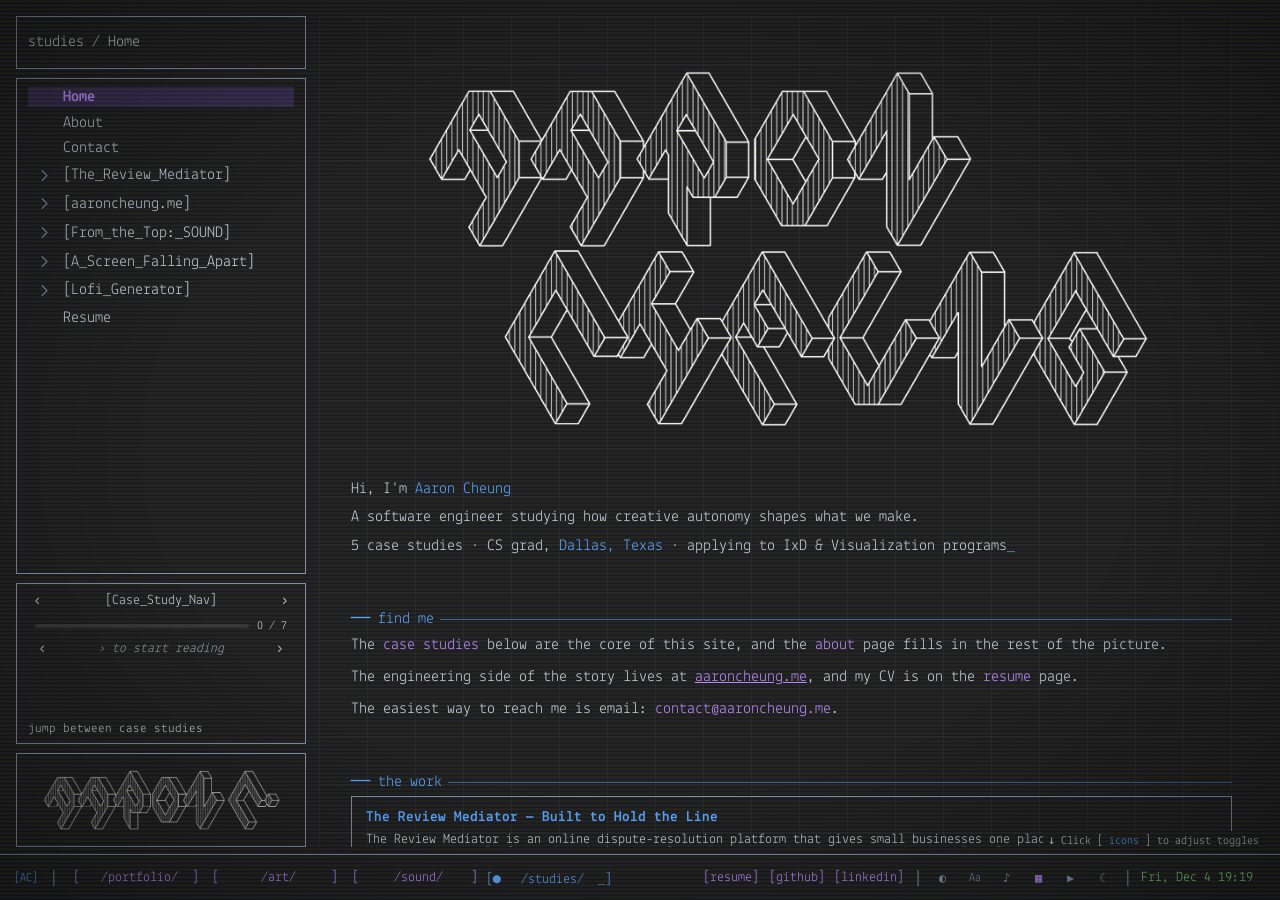
<file: studies/index.html>
<!Doctype html>
<html lang="en">

<head>
    <meta charset="UTF-8" />
    <script>
        // Shares theme/palette/font/crt/motion settings with the main
        // portfolio (same as sound/index.html) -- switch to independent
        // overrides here (see art/index.html) if this site ever wants its
        // own defaults.
        document.documentElement.setAttribute("data-theme", localStorage.getItem("site-theme") || "dark");
        var _osRM = window.matchMedia('(prefers-reduced-motion: reduce)').matches;
        var _savedMotion = localStorage.getItem("site-reduced-motion");
        if (_savedMotion === "true" || (_savedMotion === null && _osRM)) {
            document.documentElement.setAttribute("data-reduced-motion", "true");
        }
        var _savedPalette = localStorage.getItem("site-palette");
        if (_savedPalette && _savedPalette !== "default") {
            document.documentElement.setAttribute("data-palette", _savedPalette);
        }
        var _savedFont = localStorage.getItem("site-font");
        if (_savedFont && _savedFont !== "lekton") {
            document.documentElement.setAttribute("data-font", _savedFont);
        }
        var _savedCrt = localStorage.getItem("site-crt");
        if (_savedCrt === "on" || (_savedCrt === null && !_osRM)) {
            document.documentElement.setAttribute("data-crt", "on");
        }
    </script>
    <meta name="viewport" content="width=device-width, initial-scale=1" />
    <meta name="theme-color" content="#0d1117">
    <meta name="apple-mobile-web-app-capable" content="yes">
    <meta name="mobile-web-app-capable" content="yes">
    <meta name="apple-mobile-web-app-status-bar-style" content="black">
    <meta name="author" content="Aaron Cheung" />
    <meta name="description" content="Academic portfolio and case studies by Aaron Cheung." />
    <meta property="og:title" content="Aaron Cheung — Studies" />
    <meta property="og:description" content="Academic portfolio and case studies by Aaron Cheung." />
    <meta property="og:type" content="website" />
    <meta property="og:url" content="https://aaroncheung.me/studies/" />
    <meta property="og:image" content="https://aaroncheung.me/studies/data/images/og-preview.jpg" />
    <meta property="og:image:width" content="1200" />
    <meta property="og:image:height" content="630" />
    <meta name="twitter:card" content="summary_large_image" />
    <meta name="twitter:title" content="Aaron Cheung — Studies" />
    <meta name="twitter:description" content="Academic portfolio and case studies by Aaron Cheung." />
    <meta name="twitter:image" content="https://aaroncheung.me/studies/data/images/og-preview.jpg" />

    <link rel="preload" as="font" href="/fonts/lekton-v21-latin-regular.woff2" type="font/woff2" crossorigin="anonymous">
    <link rel="icon" type="image/svg+xml" href="/favicon.svg">
    <link rel="stylesheet" type="text/css" href="/css/tui.css?v=53">
    <link rel="stylesheet" type="text/css" href="css/studies.css?v=4">

    <script src="/js/overlay-esc.js" defer></script>
    <script src="/js/theme.js?v=4" defer></script>
    <script src="/js/lofi-player.js" defer></script>
    <script src="/js/glitch-artifacts.js" defer></script>
    <script src="/js/include-partials.js" defer></script>
    <script src="/js/mobile-nav.js" defer></script>
    <script src="/js/home-tiles.js?v=2" defer></script>
    <script src="js/studies-render.js?v=5" defer></script>
    <script src="js/studies-cards.js?v=5" defer></script>
    <script src="js/studies-router.js?v=6" defer></script>
    <script src="js/studies-widgets.js?v=5" defer></script>
    <script src="js/studies-boot.js?v=2" defer></script>

    <!-- Private visitor count only, nothing shown on-site -- see /analytics/. -->
    <script data-goatcounter="https://aaroncheung.goatcounter.com/count" async src="//gc.zgo.at/count.js"></script>

    <title>Aaron Cheung @ Studies</title>
</head>

<body class="darkmode at-home">
    <div id="glitch-artifacts" aria-hidden="true"></div>
    <div id="main-container" role="main">
        <div data-include="/partials/mobile-tabbar.html"></div>
        <div data-include="/partials/mobile-header.html"></div>
        <div id="section-container">
            <div id="left-section">
                <!-- Static breadcrumb display -- not clickable: the File
                     Explorer it opened on the main site was dropped along
                     with Ctrl+K/keyboard-nav, so this box is read-only here. -->
                <div id="nav-location-panel">
                    <div id="nav-location-content"></div>
                </div>
                <div id="nav-panel">
                    <div id="nav-scroll-area" tabindex="0" aria-label="Section navigation"></div>
                </div>
                <!-- Case-study nav / Lofi Generator placeholder rotator,
                     populated by js/studies-widgets.js. -->
                <div id="nav-widget-panel">
                    <div id="nav-widget-content"></div>
                </div>
                <div id="nav-logo" tabindex="0" role="button" aria-label="Go to home" onclick="goToPage('home')">
                    <div id="logo-container-nav">
                        <img loading="eager" src="/data/images/logo.png" alt="Aaron C." decoding="async" width="550" height="165">
                    </div>
                </div>
            </div>
            <div id="right-section">
                <div class="container h-fill" id="main-content" tabindex="0" aria-label="Main content">
                    <div class="container-content">
                        <div id="logo-container">
                            <img loading="eager" src="/data/images/logo_home.png" id="logo" alt="Aaron C." decoding="async" width="900" height="450" />
                        </div>
                        <div class="home-hero">
                            <h1 class="home-hero-name">Hi, I'm <span class="text-blue">Aaron Cheung</span></h1>
                            <p class="home-hero-tagline">A software engineer studying how creative autonomy shapes what we make.</p>
                            <p class="home-hero-meta"><span id="case-study-count">5 case studies</span> &middot; CS grad, <span class="text-blue">Dallas, Texas</span> &middot; applying to IxD &amp; Visualization programs<span class="cursor-blink"></span></p>
                        </div>

                        <div class="home-section">
                            <div class="title decorating-text">
                                <p>find me</p>
                                <div></div>
                            </div>
                            <p>The <span class="text-purple">case studies</span> below are the core of this site, and the <a onclick="goToPage('about')" class="text-purple">about</a> page fills in the rest of the picture.</p>
                            <p>The engineering side of the story lives at <a href="https://aaroncheung.me/" target="_blank" rel="noopener" class="text-purple">aaroncheung.me</a>, and my CV is on the <a onclick="goToPage('resume')" class="text-purple">resume</a> page.</p>
                            <p>The easiest way to reach me is email: <span class="text-purple">contact@aaroncheung.me</span>.</p>
                        </div>

                        <div class="home-section">
                            <div class="title decorating-text">
                                <p>the work</p>
                                <div></div>
                            </div>
                            <!-- Populated by renderWorkCards() (js/studies-cards.js) once
                                 data/nav.json loads -- see initStudiesRouter(). -->
                            <div class="work-cards-grid" id="work-cards-grid"></div>
                        </div>
                    </div>
                </div>
            </div>
        </div>
        <div data-include="/partials/footer.html"></div>
        <p id="desktop-controls-hint" class="controls-hint">↓ Click [ <span class="text-blue">icons</span> ] to adjust toggles</p>
        <p id="mobile-controls-hint" class="controls-hint">Tap [ <span class="text-blue">icons</span> ] to adjust toggles ↑</p>
    </div>
    <div id="footer-popup" hidden></div>
</body>

</html>
</file>
<file: css/tui.css>
@font-face {
  font-display: swap;
  font-family: "Fira Mono";
  font-style: normal;
  font-weight: 400;
  src: url("../fonts/fira-mono-v14-latin-regular.woff2") format("woff2");
}

@font-face {
  font-display: swap;
  font-family: "Fira Mono";
  font-style: normal;
  font-weight: 700;
  src: url("../fonts/fira-mono-v14-latin-700.woff2") format("woff2");
}

@font-face {
  font-display: swap;
  font-family: "Lekton";
  font-style: normal;
  font-weight: 400;
  src: url("../fonts/lekton-v21-latin-regular.woff2") format("woff2");
}

@font-face {
  font-display: swap;
  font-family: "Lekton";
  font-style: normal;
  font-weight: 700;
  src: url("../fonts/lekton-v21-latin-700.woff2") format("woff2");
}

@font-face {
  font-display: swap;
  font-family: "Ubuntu Mono";
  font-style: normal;
  font-weight: 400;
  src: url("../fonts/ubuntu-mono-v19-latin-regular.woff2") format("woff2");
}

@font-face {
  font-display: swap;
  font-family: "Ubuntu Mono";
  font-style: normal;
  font-weight: 700;
  src: url("../fonts/ubuntu-mono-v19-latin-700.woff2") format("woff2");
}

@font-face {
  font-display: swap;
  font-family: "Anonymous Pro";
  font-style: normal;
  font-weight: 400;
  src: url("../fonts/anonymous-pro-v22-latin-regular.woff2") format("woff2");
}

@font-face {
  font-display: swap;
  font-family: "Anonymous Pro";
  font-style: normal;
  font-weight: 700;
  src: url("../fonts/anonymous-pro-v22-latin-700.woff2") format("woff2");
}

:root {
  --clr-primary-txt: #c9d1d9;
  --clr-primary-bg: #1c1c1e;
  --clr-tertiary-bg: #2c2c2e;
  --clr-secondary-bg: #352a4d;
  --clr-border: #8090a8;
  --clr-green: #7ee787;
  --clr-blue: #58a6ff;
  --clr-purple: #bc8cff;
  --clr-hover-overlay: rgba(255, 255, 255, 0.1);
  --clr-grid: rgba(128, 144, 168, 0.07);
  --font-mono: "Lekton", monospace, sans-serif;
  --footer-height: 2.8rem;
}

[data-theme="light"] {
  --clr-primary-txt: #1b1f24;
  --clr-primary-bg: #f6f8fa;
  --clr-tertiary-bg: #e9ecef;
  --clr-secondary-bg: #e8def8;
  --clr-border: #57606a;
  --clr-green: #0a7d3a;
  --clr-blue: #0969da;
  --clr-purple: #7a3fd0;
  --clr-hover-overlay: rgba(0, 0, 0, 0.08);
  --clr-grid: rgba(87, 96, 106, 0.1);
}

/* Colour Palettes */

[data-palette="ocean"] {
  --clr-green:     #1ecece;
  --clr-purple:       #a07afc;
  --clr-blue:       #4888f8;
}
[data-theme="light"][data-palette="ocean"] {
  --clr-green:     #0a7878;
  --clr-purple:       #5533bb;
  --clr-blue:       #1144cc;
}

[data-palette="forest"] {
  --clr-green:     #4ed888;
  --clr-purple:       #c0de4a;
  --clr-blue:       #3ab870;
}
[data-theme="light"][data-palette="forest"] {
  --clr-green:     #186a38;
  --clr-purple:       #5a6800;
  --clr-blue:       #0a4225;
}

[data-palette="ember"] {
  --clr-green:     #f0c040;
  --clr-purple:       #ff6a80;
  --clr-blue:       #e06040;
}
[data-theme="light"][data-palette="ember"] {
  --clr-green:     #7a5800;
  --clr-purple:       #bb1030;
  --clr-blue:       #882010;
}

/* Fonts */

[data-font="ubuntu"]        { --font-mono: "Ubuntu Mono", monospace; }
[data-font="anonymous-pro"] { --font-mono: "Anonymous Pro", monospace; }

/* CRT Scanline Overlay */

html::after {
  content: '';
  position: fixed;
  inset: 0;
  pointer-events: none;
  z-index: 9999;
  display: none;
  /* Dark mode: RGB phosphor scanlines */
  background:
    repeating-linear-gradient(
      to bottom,
      rgba(255,60,60,0.07)  0px, rgba(255,60,60,0.07)  1px,
      rgba(60,255,60,0.07)  1px, rgba(60,255,60,0.07)  2px,
      rgba(60,60,255,0.07)  2px, rgba(60,60,255,0.07)  3px,
      transparent           3px, transparent           4px
    ),
    radial-gradient(ellipse at center, transparent 55%, rgba(0,0,0,0.45) 100%);
}

/* Light mode: plain dark scanlines (rgb tint is invisible on light bg) */
[data-theme="light"]::after {
  background:
    repeating-linear-gradient(
      to bottom,
      transparent      0px,
      transparent      3px,
      rgba(0,0,0,0.10) 3px,
      rgba(0,0,0,0.10) 4px
    ),
    radial-gradient(ellipse at center, transparent 55%, rgba(0,0,0,0.25) 100%);
}

[data-crt="on"]::after {
  display: block;
}

/* Ambient glitch artifacts (shared by both sites) */
/* mix-blend-mode: difference so artifacts read correctly over any content;
   gated on the CRT toggle (not reduced-motion) since this reads as a signal
   artifact, not motion. */
#glitch-artifacts {
  position: fixed;
  inset: 0;
  z-index: 3;
  overflow: hidden;
  pointer-events: none;
  display: none;
}

[data-crt="on"] #glitch-artifacts {
  display: block;
}

.glitch-artifact {
  position: absolute;
  left: 0;
  width: 100%;
  background: #fff;
  mix-blend-mode: difference;
  opacity: 0;
  animation: glitch-artifact-flicker 260ms steps(2, end) 1;
}

.glitch-artifact--tint {
  background: linear-gradient(90deg, #ff2d4a, #2de1ff);
}

@keyframes glitch-artifact-flicker {
  0%   { opacity: 0;    transform: translateX(0); }
  20%  { opacity: 0.5;  transform: translateX(-8px); }
  40%  { opacity: 0.15; transform: translateX(6px); }
  60%  { opacity: 0.45; transform: translateX(-4px); }
  80%  { opacity: 0.1;  transform: translateX(3px); }
  100% { opacity: 0;    transform: translateX(0); }
}

/* Cursor Blink */

@keyframes siteFadeIn {
  from { opacity: 0; }
  to   { opacity: 1; }
}
[data-reduced-motion="true"] #main-container { animation: none; }

@keyframes cursor-blink {
  0%, 100% { opacity: 1; }
  50%       { opacity: 0; }
}

.cursor-blink::after {
  content: '_';
  color: var(--clr-blue);
  animation: cursor-blink 1s step-end infinite;
}

[data-reduced-motion="true"] .cursor-blink::after,
[data-reduced-motion="true"] .tab-dot {
  animation: none;
}


* {
  padding: 0;
  margin: 0;
  cursor: default;
}

h1 {
  font-size: 1.3rem;
  font-weight: bold;
}

h2 {
  font-size: 1rem;
  font-weight: bold;
}

a {
  cursor: pointer;
}

html {
  height: 100%;
  overflow: hidden;
}

body {
  font-family: var(--font-mono);
  overflow: hidden;
  padding: 1rem;
  padding-bottom: 0;
  height: 100vh;
  box-sizing: border-box;
}

.darkmode {
  background-color: var(--clr-primary-bg);
  color: var(--clr-primary-txt);
}

svg {
  overflow: visible;
}

#logo {
  width: 100%;
  height: auto;
  display: block;
}

[data-theme="light"] #logo {
  filter: invert(1);
}

#logo-container {
  width: 90%;
  margin: 0 auto 0.5rem;
}

.home-section {
  width: 100%;
  margin-bottom: 1.4rem;
}

.home-section p + p {
  margin-top: 0.5rem;
}

.home-hero {
  margin-bottom: 1.4rem;
}

.home-hero-name {
  font-size: 1rem;
  font-weight: normal;
  margin-bottom: 0.3rem;
}

.home-hero-tagline {
  margin-bottom: 0.3rem;
}

.home-hero-meta {
  color: var(--clr-primary-txt);
}

.tile-grid {
  display: grid;
  grid-template-columns: repeat(auto-fit, minmax(160px, 1fr));
  gap: 0.8rem;
  margin-top: 0.4em;
}

.live-tile {
  border: 1px solid var(--clr-border);
  padding: 0.6rem;
  cursor: pointer;
  display: flex;
  flex-direction: column;
  gap: 0.5rem;
  border-radius: 2px;
  transition: border-color 0.15s ease, background-color 0.15s ease;
}

.live-tile:hover,
.live-tile:focus-visible,
.live-tile:has(.live-tile-title:hover),
.live-tile:has(.live-tile-title:focus-visible) {
  border-color: var(--clr-purple);
  background: var(--clr-hover-overlay);
}

.live-tile-title {
  font-size: 0.9em;
  background: none;
  border: none;
  color: inherit;
  font-family: inherit;
  text-align: left;
  padding: 0;
  cursor: pointer;
}

.live-tile-frame {
  height: 100px;
  overflow: hidden;
  display: flex;
  align-items: center;
  justify-content: center;
  font-family: var(--font-mono);
  /* Without this, .tile-heatmap-boxed's 1px border adds on top of the fixed
     height instead of being absorbed by it, making that one frame 2px
     taller than its borderless siblings in the widget switcher. */
  box-sizing: border-box;
}

.live-tile-caption {
  color: var(--clr-primary-txt);
  font-size: 0.8em;
}

.tile-site-frame {
  height: auto;
  aspect-ratio: 16 / 10;
}

.tile-site-frame img {
  width: 100%;
  height: 100%;
  object-fit: cover;
  object-position: top center;
  display: block;
}

.tile-theme-frame {
  gap: 0.9rem;
}

.tile-theme-frame .footer-tray-btn,
.tile-theme-frame .tile-theme-icon {
  font-size: 1.3rem;
}

.tile-theme-icon {
  color: var(--clr-primary-txt);
  font-family: var(--font-mono);
}

/* Inbox Aggregator tile: account chips on top, the merged list below. */
.tile-inbox-frame {
  flex-direction: column;
  align-items: stretch;
  justify-content: flex-start;
  gap: 0.35rem;
  font-size: 0.7rem;
}

.tile-inbox-chips {
  display: flex;
  justify-content: space-between;
  gap: 0.3rem;
}

.tile-inbox-chip {
  display: inline-flex;
  align-items: center;
  gap: 0.25rem;
  color: var(--clr-primary-txt);
}

.tile-inbox-chip::before {
  content: '';
  width: 0.45rem;
  height: 0.45rem;
  border-radius: 50%;
  background: var(--acct);
}

.tile-inbox-chip-ping::before {
  animation: tile-inbox-ping 0.6s ease-out;
}

@keyframes tile-inbox-ping {
  0% { box-shadow: 0 0 0 0 var(--acct); }
  100% { box-shadow: 0 0 0 0.35rem transparent; }
}

.tile-inbox-list {
  display: flex;
  flex-direction: column;
  gap: 0.2rem;
  overflow: hidden;
}

.tile-inbox-row {
  border-left: 3px solid var(--acct);
  background: var(--clr-tertiary-bg);
  padding: 0.15rem 0.4rem;
  white-space: nowrap;
  overflow: hidden;
  text-overflow: ellipsis;
  text-align: left;
}

.tile-inbox-row-new {
  animation: tile-inbox-drop 0.35s ease-out;
}

@keyframes tile-inbox-drop {
  from { opacity: 0; transform: translateY(-0.6rem); }
  to { opacity: 1; transform: none; }
}

/* .live-tile-frame's shared flex-center layout suits one centered child
   (a canvas, an icon row) -- the status widget stacks two left-aligned text
   lines instead, so it needs block layout, not centering. */
.nav-widget-status-frame {
  display: block;
  padding: 0.3rem 0.4rem;
  box-sizing: border-box;
  overflow-y: auto;
  text-align: left;
}

.status-branch {
  display: flex;
  align-items: center;
  gap: 0.4rem;
  margin-bottom: 0.2rem;
}

.status-dot {
  color: var(--clr-green);
}

.status-commit {
  color: var(--clr-primary-txt);
  opacity: 0.85;
  line-height: 1.4;
}

.tile-heatmap-boxed {
  border: 1px solid var(--clr-border);
}

.tile-jumpy-board {
  display: flex;
  gap: 0.2rem;
  width: 100%;
}

.tile-jumpy-square {
  flex: 1 1 0;
  min-width: 0;
  border: 1px solid currentColor;
  text-align: center;
  font-size: clamp(0.45rem, 1.8vw, 0.7rem);
  white-space: nowrap;
  overflow: hidden;
  padding: 0.3rem 0;
}

/* No width/height here on purpose: js/home-tiles.js sets the canvas's CSS
   size in lockstep with its buffer resolution to keep mouse-coordinate math
   from drifting. */
.tile-heatmap-boxed canvas {
  display: block;
}

.tile-lofi-frame {
  position: relative;
}

.tile-lofi-frame canvas {
  display: block;
  width: 100%;
  height: 100%;
}

.tile-lofi-play-btn {
  position: absolute;
  top: 50%;
  left: 50%;
  transform: translate(-50%, -50%);
  font-size: 1.4rem;
  border: 1px solid var(--clr-border);
  border-radius: 50%;
  width: 2.4rem;
  height: 2.4rem;
  background: var(--clr-primary-bg);
  opacity: 1;
  transition: opacity 0.15s ease, border-color 0.15s ease, color 0.15s ease;
}

.tile-lofi-play-btn:hover {
  border-color: var(--clr-purple);
}

/* Hidden (not removed) while playing -- the live scope is the "it's
   playing" indicator at that point, and keeping the button in the DOM
   means js/lofi-player.js's syncLofiButton() doesn't need to know whether
   a tile is currently mounted to update it. */
.tile-lofi-play-btn.lofi-tile-hidden {
  opacity: 0;
  pointer-events: none;
}


#desktop-controls-hint,
#mobile-controls-hint {
  display: none;
}

body.at-home #desktop-controls-hint {
  display: block;
  position: fixed;
  bottom: calc(var(--footer-height) + 0.35rem);
  right: 1rem;
  font-size: 0.75em;
  color: var(--clr-primary-txt);
  background-color: var(--clr-primary-bg);
  padding: 0.15rem 0.3rem;
  z-index: 100;
  pointer-events: none;
}

#main-container {
  display: flex;
  flex-direction: column;
  height: 100%;
  animation: siteFadeIn 0.2s ease-in;
  padding-bottom: calc(var(--footer-height) + 0.5rem);
  box-sizing: border-box;
  gap: 0.4rem;
  justify-content: flex-start;
}

#section-container {
  display: flex;
  flex-direction: row;
  width: 100%;
  height: 100%;
  gap: 0.8rem;
}

#left-section {
  display: flex;
  flex-direction: column;
  gap: 0.6rem;
  width: 23%;
  max-width: 360px;
  height: 100%;
  min-height: 0;
}

/* Four stacked panels down the left column: where-you-are breadcrumb, the
   nav tree, the mini live-demo switcher, and the logo -- same border/sizing
   treatment so all four read as one consistent set. */
#nav-location-panel {
  flex-shrink: 0;
  display: flex;
  align-items: center;
  padding: 0.5rem 0.7rem;
  box-sizing: border-box;
  border: 0.1px solid var(--clr-border);
  color: var(--clr-primary-txt);
  white-space: normal;
  overflow-wrap: break-word;
  /* Fixed to a 2-line-tall box (deepest real path, e.g. "portfolio / UI
     Elements / Theme Switcher / Font", wraps to exactly 2) rather than
     height:auto -- otherwise this panel grows/shrinks by page depth and
     shoves the nav tree below it up and down on every navigation. */
  height: 3.3rem;
  overflow: hidden;
  cursor: pointer;
  transition: background-color 0.15s ease;
}

#nav-location-panel:hover,
#nav-location-panel:focus-visible {
  background: var(--clr-hover-overlay);
}

#nav-location-content {
  width: 100%;
  line-height: 1.3;
}

#nav-panel {
  flex: 1;
  min-height: 0;
  display: flex;
  flex-direction: column;
  padding: 0.5rem 0.7rem;
  box-sizing: border-box;
  border: 0.1px solid var(--clr-border);
}

#nav-widget-panel {
  flex-shrink: 0;
  padding: 0.5rem 0.7rem;
  box-sizing: border-box;
  border: 0.1px solid var(--clr-border);
}

.nav-widget-header {
  display: flex;
  align-items: center;
  justify-content: space-between;
  margin-bottom: 0.4rem;
}

.nav-widget-title {
  font-size: 0.9em;
}

.nav-widget-arrow {
  background: none;
  border: none;
  color: var(--clr-primary-txt);
  font-family: inherit;
  font-size: 1.1rem;
  cursor: pointer;
  padding: 0 0.3rem;
}

.nav-widget-arrow:hover {
  color: var(--clr-purple);
}

/* Fixed to one line (ellipsized if a caption ever runs long) -- letting it
   wrap freely was exactly the breadcrumb's height-varies-by-content problem
   in miniature: a longer caption on one widget made the whole panel taller
   than its siblings when you flipped to it. */
.nav-widget-caption {
  margin-top: 0.4rem;
  margin-bottom: 0;
  white-space: nowrap;
  overflow: hidden;
  text-overflow: ellipsis;
}

#right-section {
  display: flex;
  flex-direction: column;
  flex-grow: 2;
  width: 75%;
  min-width: 0;
  background-image:
    linear-gradient(var(--clr-grid) 1px, transparent 1px),
    linear-gradient(90deg, var(--clr-grid) 1px, transparent 1px);
  background-size: 48px 48px;
}

#main-content {
  display: flex;
  flex-direction: column;
  align-items: center;
  overflow-y: auto;
  min-height: 0;
  position: relative;
}

#main-content::-webkit-scrollbar {
  width: 3px;
}

#main-content::-webkit-scrollbar-thumb {
  background-color: var(--clr-border);
  border-radius: 0;
}

#main-content::-webkit-scrollbar-button {
  display: none;
  width: 0;
  height: 0;
}

#main-content .container-content {
  line-height: 1.5rem;
  gap: 1.5rem;
  padding: 2rem;
  width: calc(100% - 4rem);
  max-width: 1200px;
  flex-shrink: 0;
}

#footer {
  position: fixed;
  bottom: 0;
  left: 0;
  right: 0;
  display: flex;
  flex-direction: row;
  align-items: center;
  gap: 0.6rem;
  padding: 0 0.8rem;
  border-top: 0.1px solid var(--clr-border);
  overflow: hidden;
  height: var(--footer-height);
  font-size: 0.85rem;
  z-index: 999;
  background-color: var(--clr-primary-bg);
}

#nav-logo {
  flex-shrink: 0;
  flex-grow: 0;
  /* Left/right must match #nav-panel's padding exactly so the logo box's
     edges line up with the other panels in the column. */
  padding: 0.75rem 0.7rem 0.5rem;
  cursor: pointer;
  border: 0.1px solid var(--clr-border);
  box-sizing: border-box;
}

#logo-container-nav {
  width: 90%;
  margin: 0 auto;
}

#logo-container-nav img {
  max-width: 100%;
  width: 100%;
  height: auto;
  aspect-ratio: 2200 / 660;
  display: block;
  margin: 0 auto;
}

[data-theme="light"] #logo-container-nav img {
  filter: invert(1);
}

.footer-item {
  display: flex;
  flex-direction: row;
  align-items: center;
  gap: 0.5rem;
  flex-shrink: 0;
}

.footer-brand {
  color: var(--clr-blue);
  white-space: nowrap;
}

.footer-tab {
  color: var(--clr-blue);
  white-space: nowrap;
}

.footer-tab-link {
  background: none;
  border: none;
  font-family: inherit;
  font-size: inherit;
  padding: 0;
  margin-left: 0.4em;
  color: var(--clr-purple);
  cursor: pointer;
  white-space: nowrap;
}
.footer-tab-link:hover {
  color: var(--clr-primary-txt);
}

.footer-spacer {
  flex: 1;
}

/* Reserve fixed-width slots for the current-tab-only dot/space prefix and
   blinking-cursor suffix on every tab (empty on the other three), so the
   selected tab doesn't end up 2ch wider than its siblings. */
.tab-prefix {
  display: inline-block;
  width: 2ch;
}

.tab-suffix {
  display: inline-block;
  width: 1ch;
}

/* Center the whole "aaroncheung.me/path/" string in a fixed-width box
   (27ch = longest combo, "aaroncheung.me/portfolio/", plus 1ch padding
   each side) so all four tabs read as the same width instead of jumping
   around as their paths vary in length. */
.footer-tab-url {
  display: inline-block;
  width: 27ch;
  text-align: center;
}

/* Below this width, drop the "aaroncheung.me" prefix and re-center on just
   the path (13ch = longest path, "/portfolio/", plus 1ch padding each side). */
@media screen and (max-width: 1550px) {
  .footer-tab-domain {
    display: none;
  }

  .footer-tab-url {
    width: 13ch;
  }
}

.footer-divider {
  color: var(--clr-border);
}

#footer-tray {
  display: flex;
  align-items: center;
  gap: 0.6rem;
  flex-shrink: 0;
}

#footer-tray-controls {
  display: flex;
  align-items: center;
  gap: 0.6rem;
}

#footer-tray-toggle {
  display: none;
}

@media screen and (min-width: 769px) and (max-width: 1250px) {
  #footer-tray-controls {
    display: none;
  }

  #footer-tray-toggle {
    display: inline-flex;
  }
}

.footer-tray-btn {
  background: transparent;
  border: none;
  color: var(--clr-border);
  font-family: var(--font-mono);
  font-size: 0.75rem;
  cursor: pointer;
  padding: 0.1rem;
  box-sizing: border-box;
  display: inline-flex;
  align-items: center;
  justify-content: center;
  min-width: 1.4rem;
  min-height: 2rem;
  transition: color 0.1s ease;
}

.footer-tray-btn:hover {
  color: var(--clr-primary-txt);
}

.footer-tray-btn.active {
  color: var(--clr-purple);
}

/* Footer popup */

#footer-popup {
  position: fixed;
  background: var(--clr-primary-bg);
  border: 1px solid var(--clr-purple);
  z-index: 1000;
  min-width: 9rem;
  font-family: var(--font-mono);
  font-size: 0.85rem;
}

.footer-popup-links {
  display: flex;
  align-items: center;
  gap: 0.7rem;
  padding: 0.5rem 0.6rem;
}

.footer-popup-divider {
  border-top: 1px solid var(--clr-border);
}

.footer-popup-icons {
  display: flex;
  align-items: center;
  gap: 0.4rem;
  padding: 0.4rem 0.6rem;
}

#footer-popup .popup-title {
  padding: 0.15rem 0.5rem;
  border-bottom: 1px solid var(--clr-border);
  color: var(--clr-purple);
  user-select: none;
}

.popup-option {
  display: flex;
  align-items: center;
  gap: 0.4rem;
  width: 100%;
  padding: 0.15rem 0.5rem;
  background: none;
  border: none;
  color: var(--clr-primary-txt);
  text-align: left;
  font-family: var(--font-mono);
  font-size: inherit;
  cursor: pointer;
}

.popup-option:hover {
  background: var(--clr-hover-overlay);
}

.popup-option.active {
  color: var(--clr-purple);
}

.popup-dot {
  display: inline-block;
  width: 1ch;
  color: var(--clr-purple);
}

#footer-datetime {
  color: var(--clr-green);
  white-space: nowrap;
  min-width: 18ch;
}

.footer-brand {
  color: var(--clr-blue) !important;
}

.footer-link {
  color: var(--clr-purple);
  text-decoration: none;
  cursor: pointer;
  transition: color 0.1s ease;
}

.footer-link:hover {
  color: var(--clr-primary-txt);
}

.tab-dot {
  animation: cursor-blink 1s step-end infinite;
}

.theme-transitioning,
.theme-transitioning * {
  transition: background-color 0.3s ease, color 0.3s ease, border-color 0.3s ease, filter 0.3s ease !important;
}

.container {
  display: flex;
  flex-direction: column;
  position: relative;
  height: 29%;
}

#nav-scroll-area {
  flex: 1;
  min-height: 0;
  overflow-y: auto;
  display: flex;
  flex-direction: column;
  gap: 0;
  /* Scrollbar hidden entirely (still scrolls via wheel/trackpad/keyboard,
     just no visible track/thumb) rather than styled -- a shown/hidden
     scrollbar was reserving/releasing its own width, shifting every row's
     text a few px whenever it appeared or disappeared. Hiding it removes
     that shift instead of just relocating it; the old direction:rtl trick
     this section used to use (solely to put a visible scrollbar on the
     left) is gone too, since there's no visible scrollbar left to place. */
  scrollbar-width: none;
}

#nav-scroll-area::-webkit-scrollbar {
  display: none;
}

#nav-scroll-area > .nav-toplevel {
  height: auto;
  flex-shrink: 0;
  flex-grow: 0;
}

@media screen and (min-width: 769px) {
  #left-section {
    min-width: 290px;
  }

  .live-tile-site {
    grid-column: span 2;
  }
}


.container-content {
  display: flex;
  flex-direction: column;
  overflow: hidden;
}

.outer-paragraph-container {
  width: 100%;
}

.inner-paragraph-container {
  display: flex;
  justify-content: flex-start;
  flex-direction: column;
  gap: 1rem;
}

.image-container {
  width: 100%;
  margin: 0.5rem 0;
  display: flex;
  justify-content: center;
}

.image-inner-container {
  display: flex;
  justify-content: center;
  width: 70%;
  padding: 0.5rem;
  border: 0.1px solid var(--clr-blue);
}

.project-image {
  margin: 0.5rem;
  width: 100%;
  max-width: fit-content;
  background-color: var(--clr-secondary-bg);
}

pre {
  display: block;
  font-family: var(--font-mono);
  font-size: 0.8rem;
  line-height: 1.2rem;
  padding: 0.5rem;
  border: 0.1px solid var(--clr-blue);
  color: var(--clr-primary-txt);
  overflow-x: auto;
}

#logo-ascii {
  border: none;
  overflow: hidden;
  padding: 0;
}

.h-fill {
  flex-grow: 1;
}

.mt-4 {
  margin-top: 2rem;
}

.decorating-text {
  display: flex;
  align-items: center;
  width: 100%;
  gap: 0.4rem;
  transition: color 0.15s ease;
  color: var(--clr-blue);
}

.decorating-text p {
  white-space: nowrap;
}

.decorating-text div {
  display: none;
}

.title {
  padding: 0.15rem 0;
}

.title p::before {
  content: "── ";
}

.title::after {
  content: "";
  flex: 1;
  height: 0.1px;
  background-color: currentColor;
  opacity: 0.5;
}

/* Unified VS Code-style folder/page nav tree (js/render-lists.js builds the
   DOM, js/tui.js drives goToPage/setFolderExpanded). Every node is a
   .nav-node wrapper; folders additionally get .nav-folder-node and a nested
   .nav-children container that only shows once .expanded is added to the
   wrapper -- real DOM nesting handles indentation, no manual depth math. */

.nav-toplevel {
  margin-top: 0.4rem;
}

.nav-toplevel:first-child {
  margin-top: 0;
}

.nav-folder,
.nav-page {
  display: flex;
  flex-direction: row;
  align-items: center;
  gap: 0.4rem;
  padding: 0.1rem 0.3rem;
  cursor: pointer;
  transition: background-color 0.1s ease;
  /* These rows are click targets, not text to select -- without this, a
     double-click or an accidental drag highlights the row's text instead
     of doing anything useful. */
  user-select: none;
}

.nav-folder:hover,
.nav-page:hover:not(.selected-item) {
  background-color: var(--clr-tertiary-bg);
}

.nav-children {
  display: none;
  padding-left: 1.1rem;
}

.nav-folder-node.expanded > .nav-children {
  display: block;
}

/* An actual SVG path (see js/render-lists.js), not a CSS-hacked shape --
   every previous attempt (font glyph, rotated border corner, two rotated
   strokes, a border-triangle) kept landing on some proportion or centering
   issue because each was an indirect approximation. Here the ">" is drawn
   with hand-placed coordinates (M6 4 L10 8 L6 12) that are already
   symmetric around the 16x16 viewBox's own center, so stroke-width (below)
   controls thickness with zero effect on size, and rotating the whole
   element 90° for the expanded state rotates something that was already
   correctly centered, rather than something relying on a transform's pivot
   math to become centered. */
.nav-caret {
  display: inline-block;
  flex-shrink: 0;
  width: 1.2em;
  height: 1.2em;
  margin: 0 0.15em;
  fill: none;
  stroke: var(--clr-border);
  stroke-width: 1;
  stroke-linecap: round;
  stroke-linejoin: round;
  transition: transform 0.15s ease;
}

.nav-folder-node.expanded > .nav-folder .nav-caret {
  transform: rotate(90deg);
}

/* An empty caret-sized slot on every page row, like a real file explorer:
   without it, page names start a caret's width left of folder names at the
   same depth, so a file inside a folder read as sitting behind it instead.
   Same width and margins as .nav-caret, so every name at a depth lines up. */
.nav-page::before {
  content: "";
  flex-shrink: 0;
  width: 1.2em;
  margin: 0 0.15em;
}

/* Solid background bar, not just colored text -- lazygit's real selection
   convention, and reuses the same active-state background this site already
   uses for the mobile tabbar's active tab (--clr-secondary-bg). */
.nav-page.selected-item {
  background-color: var(--clr-secondary-bg);
  color: var(--clr-purple);
  font-weight: bold;
}

.project-explain-toggle {
  display: inline-flex;
  align-items: center;
  cursor: pointer;
  padding: 0.1rem 0.3rem;
  margin-left: -0.3rem;
  user-select: none;
}

.project-explain-toggle:hover,
.project-explain-toggle:focus-visible {
  background-color: var(--clr-tertiary-bg);
}

.project-explain-arrow {
  display: inline-block;
  margin-right: 0.4rem;
  color: var(--clr-border);
  transition: color 0.15s ease;
}

.project-explain-toggle:hover .project-explain-arrow,
.project-explain-toggle:focus-visible .project-explain-arrow,
.project-explain-toggle[aria-expanded="true"] .project-explain-arrow {
  color: var(--clr-purple);
}

.project-explain-body {
  display: none;
  flex-direction: column;
  gap: 1rem;
  margin-top: 0.75rem;
  padding-left: 0.9rem;
  border-left: 0.1px solid var(--clr-border);
}

.project-explain-body.expanded {
  display: flex;
}

.skill-category-description {
  color: var(--clr-primary-txt);
  margin-top: 0.5rem;
}

.skill-tag-row {
  display: flex;
  flex-wrap: wrap;
  gap: 0.9rem;
  margin-top: 1.5rem;
}

.skill-tag {
  font-family: var(--font-mono);
  font-size: 1.05rem;
  border: 1px solid var(--clr-green);
  padding: 0.6rem 1.1rem;
  color: var(--clr-green);
  transition: background-color 0.2s ease;
}

.skill-tag:hover {
  background-color: var(--clr-hover-overlay);
}

.skill-detail {
  margin-top: 2rem;
  padding-top: 1.5rem;
  border-top: 0.1px solid var(--clr-border);
}

.skill-detail p {
  margin-top: 0.5rem;
}

.skill-pkg-prompt {
  color: var(--clr-purple);
}

.skill-pkg-body {
  display: flex;
  flex-direction: column;
  gap: 0.4rem;
  margin-top: 0.4rem;
}

.skill-pkg-row {
  display: grid;
  grid-template-columns: 10em 1fr;
}

.skill-pkg-key {
  color: var(--clr-purple);
  white-space: nowrap;
}

.skill-pkg-val {
  color: var(--clr-primary-txt);
}

.skill-pkg-links {
  display: flex;
  flex-wrap: wrap;
  gap: 0.4em;
}

.skill-pkg-link {
  background: none;
  border: none;
  color: var(--clr-purple);
  cursor: pointer;
  font-family: var(--font-mono);
  font-size: inherit;
  padding: 0;
}

.skill-pkg-link:hover {
  text-decoration: underline;
}

.skill-pkg-back {
  margin-top: 0.8rem;
}

.resume-viewer {
  border: 1px solid var(--clr-border);
  overflow: hidden;
}

.resume-frame {
  display: block;
  width: 100%;
  height: 80vh;
  border: none;
}

/* Skills-Tools root overview -- one scannable name+status table per
   category (see data/skills.json's skill-overview-root), so getting the
   headline fact about any of the twenty skills never requires a click.
   Reuses .skill-pkg-link for the name (same purple "this is a link"
   convention as every other used_in button on the site) inside a plain
   two-column row rather than .skill-pkg-row's fixed 10em key column, which
   is sized for short labels like "status:", not skill names. */
.skills-grid-table {
  display: flex;
  flex-direction: column;
  border-top: 0.1px solid var(--clr-border);
  margin-bottom: 1.5rem;
}

.skills-grid-row {
  display: grid;
  grid-template-columns: 1fr 10em;
  align-items: center;
  padding: 0.35rem 0.4rem;
  border-bottom: 0.1px solid var(--clr-border);
}

.skills-grid-status {
  text-align: right;
}

.selected-item,
.selected-item div {
  background-color: var(--clr-secondary-bg);
}

.text-green {
  color: var(--clr-green);
}

.text-blue {
  color: var(--clr-blue);
}

.text-purple {
  color: var(--clr-purple);
}

.technologies-row {
  display: flex;
  flex-direction: row;
  gap: 0.5rem;
  flex-wrap: wrap;
  margin-bottom: 1rem;
}

.about-subtitle {
  margin-bottom: 1rem;
}

.entry-summary {
  font-weight: bold;
  font-size: 1rem;
  color: var(--clr-primary-txt);
  border-top: 0.1px solid var(--clr-border);
  border-bottom: 0.1px solid var(--clr-border);
  padding: 0.6rem 0;
  margin-bottom: 1rem;
}

/* Closing quote -- a line lifted from the body copy, set after the last
   paragraph as a quiet parting flourish rather than an interruption
   mid-narrative (unlike .entry-summary, which leads). */
.entry-quote {
  font-style: italic;
  font-weight: bold;
  font-size: 1rem;
  line-height: 1.4;
  color: var(--clr-primary-txt);
  border-top: 0.1px solid var(--clr-border);
  border-bottom: 0.1px solid var(--clr-border);
  padding: 0.6rem 0;
  margin-top: 1.5rem;
}

/* File Explorer -- a typed-command shell (ls/cd/cat/pwd/help/clear) over the
   same tree the nav renders (see js/tui.js's renderExplorerPage / NAV_TREE
   in js/render-lists.js), styled to match the contact page's own
   .prompt/.command/.terminal-input (css above, ~line 1400) rather than
   reusing those classes outright -- this terminal's prompt text changes as
   you `cd` around, where the contact form's never does. */
.explorer-terminal {
  display: flex;
  flex-direction: column;
}

.explorer-output {
  display: flex;
  flex-direction: column;
  gap: 0.2rem;
  margin-bottom: 0.3rem;
}

.explorer-line {
  line-height: 1.4;
}

.explorer-command-line .prompt {
  color: var(--clr-purple);
  margin-right: 0.5rem;
}

.explorer-command-line .command {
  color: var(--clr-primary-txt);
}

.explorer-output-text {
  white-space: pre-wrap;
  color: var(--clr-primary-txt);
  opacity: 0.85;
}

.explorer-correction {
  font-style: italic;
  opacity: 0.65;
}

.explorer-listing {
  display: flex;
  flex-wrap: wrap;
  gap: 0.15rem 1.6rem;
}

.explorer-entry-folder {
  color: var(--clr-purple);
}

.explorer-input-line {
  display: flex;
  align-items: center;
}

.explorer-input-line .prompt {
  color: var(--clr-purple);
  margin-right: 0.5rem;
  white-space: nowrap;
}

.explorer-input {
  background: transparent;
  border: none;
  color: var(--clr-primary-txt);
  font-family: var(--font-mono);
  font-size: 1rem;
  outline: none;
  flex: 1;
  min-width: 50px;
  caret-color: var(--clr-primary-txt);
}

.entry-quote::before {
  content: "\201C";
}

.entry-quote::after {
  content: "\201D";
}

.about-paragraph + .about-paragraph {
  margin-top: 1.2rem;
}


#terminal-container {
  display: flex;
  flex-direction: column;
  position: relative;
  height: 60%;
  z-index: 1;
}

#terminal-output {
  padding-top: 0.3rem;
  max-height: 80%;
  overflow-y: auto;
  overflow-x: auto;
}

.prompt-line, .previous-line {
  margin-bottom: 8px;
  line-height: 1.2;
  display: flex;
  flex-wrap: nowrap;
  align-items: center;
}

.prompt {
  color: var(--clr-primary-txt);
  margin-right: 5px;
  white-space: nowrap;
}

.command {
  color: var(--clr-primary-txt);
  margin-right: 5px;
  white-space: nowrap;
}

.user-input {
  color: var(--clr-primary-txt);
}

.terminal-input {
  background: transparent;
  border: none;
  color: var(--clr-primary-txt);
  font-family: var(--font-mono);
  font-size: 1rem;
  outline: none;
  flex-grow: 1;
  min-width: 50px;
  caret-color: var(--clr-primary-txt);
}

.terminal-input::placeholder {
  color: var(--clr-border);
  font-style: italic;
  opacity: 0.5;
}

#command-palette-overlay {
  position: fixed;
  inset: 0;
  background: rgba(0, 0, 0, 0.6);
  display: flex;
  align-items: flex-start;
  justify-content: center;
  padding-top: 15vh;
  z-index: 9000;
  opacity: 0;
  pointer-events: none;
  transition: opacity 0.15s ease;
}

#command-palette-overlay.cp-visible {
  opacity: 1;
  pointer-events: auto;
}

#command-palette-box {
  width: min(600px, 90vw);
  background-color: var(--clr-primary-bg);
  border: 1px solid var(--clr-purple);
  font-family: var(--font-mono);
}

#command-palette-input {
  display: block;
  width: 100%;
  padding: 0.8rem 1rem;
  background: transparent;
  border: none;
  border-bottom: 1px solid var(--clr-border);
  color: var(--clr-primary-txt);
  font-family: var(--font-mono);
  font-size: 1rem;
  outline: none;
  box-sizing: border-box;
}

#command-palette-list {
  max-height: 50vh;
  overflow-y: auto;
}

.cp-result {
  display: flex;
  justify-content: space-between;
  align-items: center;
  padding: 0.55rem 1rem;
  cursor: pointer;
}

.cp-result:hover,
.cp-selected {
  background-color: var(--clr-secondary-bg);
}

.cp-label {
  color: var(--clr-primary-txt);
}

.cp-label mark {
  background: none;
  color: var(--clr-green);
  font-weight: bold;
}

.cp-hint {
  color: var(--clr-primary-txt);
  font-size: 0.8rem;
}

.cp-empty {
  padding: 0.8rem 1rem;
  color: var(--clr-primary-txt);
  font-style: italic;
}

#easter-egg-popup {
  position: fixed;
  inset: 0;
  display: flex;
  align-items: center;
  justify-content: center;
  z-index: 9001;
  background: rgba(0, 0, 0, 0.75);
}

#easter-egg-inner {
  border: 1px solid var(--clr-purple);
  padding: 2rem 2.5rem;
  font-family: var(--font-mono);
  background-color: var(--clr-primary-bg);
  max-width: 480px;
  width: 90vw;
}

.ee-line {
  margin-bottom: 0.6rem;
  line-height: 1.5;
}

.ee-close {
  margin-top: 1.5rem;
  color: var(--clr-primary-txt);
  font-size: 0.8rem;
  font-style: italic;
}

.ee-fade-out {
  animation: ee-fade 0.4s ease forwards;
}

@keyframes ee-fade {
  to { opacity: 0; }
}

#mobile-tabbar {
  display: none;
}

.database-info {
  margin-top: 20px;
}

.info-grid {
  display: grid;
  grid-template-columns: repeat(auto-fit, minmax(150px, 1fr));
  gap: 15px;
  margin-top: 15px;
}

.info-item {
  border: 1px solid currentColor;
  padding: 15px;
  text-align: center;
}

.info-item h4 {
  margin: 0 0 10px 0;
  font-weight: 700;
}

.info-item p {
  margin: 0;
  font-size: 1.2em;
  font-weight: 700;
}

.database-table {
  width: 100%;
  border-collapse: collapse;
  margin-top: 20px;
  font-family: var(--font-mono);
}

.database-table th,
.database-table td {
  border: 1px solid currentColor;
  padding: 8px;
  text-align: left;
}

.database-table th {
  background-color: transparent;
  color: currentColor;
  font-weight: 700;
  border-bottom: 2px solid currentColor;
}

#database-demo button,
.ui-demo button {
  padding: 8px 16px;
  background: transparent;
  color: currentColor;
  border: 1px solid currentColor;
  cursor: pointer;
  margin-bottom: 15px;
  margin-right: 1%;
  font-family: var(--font-mono);
  font-size: clamp(0.5rem, 1.6vw, 1rem);
  transition: background-color 0.2s ease;
}

#database-demo button {
  width: 19%;
  height: 60px;
}

#database-demo button.long {
  width: 32.32%;
}

#database-demo button:hover,
.ui-demo button:hover {
  background: var(--clr-hover-overlay);
}

#db-lightbox {
  position: fixed;
  inset: 0;
  z-index: 1000;
  display: flex;
  align-items: center;
  justify-content: center;
  background: rgba(0, 0, 0, 0.85);
  cursor: pointer;
}

#db-lightbox[hidden] {
  display: none;
}

#db-lightbox-inner {
  max-width: 90vw;
  max-height: 90vh;
  display: flex;
  flex-direction: column;
  border: 1px solid var(--clr-border);
  background: var(--clr-primary-bg);
  cursor: default;
}

#db-lightbox-header {
  display: flex;
  justify-content: space-between;
  align-items: center;
  padding: 0.3em 0.6em;
  border-bottom: 1px solid var(--clr-border);
  font-size: 0.8em;
  color: var(--clr-blue);
  flex-shrink: 0;
}

#db-lightbox-close {
  background: transparent;
  border: none;
  color: var(--clr-border);
  cursor: pointer;
  font-size: 1em;
  padding: 0 0.2em;
  font-family: inherit;
}

#db-lightbox-close:hover {
  color: var(--clr-primary-txt);
}

#db-lightbox-scroll {
  overflow: auto;
  max-height: calc(90vh - 2.5em);
}

#db-lightbox-scroll img {
  display: block;
  max-width: 100%;
  height: auto;
}

.db-query-list {
  display: flex;
  flex-direction: column;
  gap: 0.1em;
  margin: 0.5em 0;
}

.db-query-row {
  display: grid;
  grid-template-columns: 7.5em 1fr;
  align-items: baseline;
  gap: 0.5em;
}

.db-query-btn {
  background: transparent;
  border: none;
  color: currentColor;
  font-family: var(--font-mono);
  font-size: inherit;
  cursor: pointer;
  text-align: left;
  padding: 0.15em 0.3em;
  border-radius: 2px;
  transition: background 0.1s ease;
  width: 100%;
}

.db-query-btn:hover {
  background: var(--clr-hover-overlay);
}

.db-query-desc {
  color: var(--clr-primary-txt);
  font-size: 0.85em;
}

.ui-demo button.active,
.site-mirror-mode-btn.active {
  color: var(--clr-purple);
  background-color: var(--clr-secondary-bg);
}
.theme-panel {
  margin-top: 0.75rem;
}

.theme-panel-group {
  margin-bottom: 0.6rem;
}

.theme-panel-group:last-child {
  margin-bottom: 0;
}

.theme-panel-group .ui-demo {
  display: flex;
  flex-wrap: wrap;
  gap: 0.3em;
  margin-top: 0.3rem;
}

.theme-panel-group .ui-demo button {
  margin: 0;
}
/*end of database test*/

.kb-legend {
  border-collapse: collapse;
  width: 100%;
  margin-top: 1rem;
  font-family: var(--font-mono);
}

.kb-legend td {
  padding: 0.4rem 0.6rem;
  vertical-align: top;
}

.kb-key {
  color: var(--clr-green);
  white-space: nowrap;
  width: 7rem;
}

.kb-desc {
  color: var(--clr-primary-txt);
}

#jumpy-demo {
  margin-top: 20px;
}

#jumpy-board {
  display: flex;
  flex-wrap: nowrap;
  gap: 0.4rem;
  margin-bottom: 1rem;
}

.jumpy-square {
  font-family: var(--font-mono);
  font-size: clamp(0.65rem, 2.5vw, 1.3rem);
  border: 1px solid currentColor;
  padding: 0.6rem 0;
  box-sizing: border-box;
  flex: 1 1 0;
  min-width: 0;
  text-align: center;
}

.jumpy-clickable {
  cursor: pointer;
  border-color: var(--clr-purple);
}

.jumpy-clickable:hover {
  background: var(--clr-hover-overlay);
}

#jumpy-status {
  margin-bottom: 0.8rem;
}

#jumpy-think-log {
  font-family: var(--font-mono);
  font-size: 0.8rem;
  color: var(--clr-green);
  line-height: 1.4;
  height: 0;
  overflow-y: auto;
  transition: height 0.15s ease;
}

#jumpy-think-log.active {
  height: 12rem;
  margin-top: 0.8rem;
}
#cursor-heatmap-demo {
  margin-top: 20px;
}

#cursor-heatmap-canvas-wrap {
  width: 100%;
  height: 260px;
  border: 1px solid var(--clr-border);
  margin-bottom: 0.8rem;
  position: relative;
  overflow: hidden;
}

#cursor-heatmap-canvas {
  display: block;
  cursor: crosshair;
  background-color: var(--clr-tertiary-bg);
}

#cursor-heatmap-mobile-note {
  display: none;
  border: 1px solid var(--clr-border);
  padding: 1rem;
  margin-bottom: 0.8rem;
  color: var(--clr-primary-txt);
  font-style: italic;
}
#ascii-art-demo {
  margin-top: 1rem;
  display: flex;
  flex-direction: column;
  gap: 0.5rem;
}

#ascii-art-drop {
  border: 0.1px solid var(--clr-purple);
  padding: 0.8rem 1rem;
  text-align: center;
  cursor: pointer;
  color: var(--clr-purple);
  font-size: 0.85rem;
  transition: border-color 0.15s, color 0.15s;
}

#ascii-art-drop:hover {
  border-color: var(--clr-primary-txt);
  color: var(--clr-primary-txt);
}

#ascii-art-drop.ascii-drag-over {
  border-color: var(--clr-primary-txt);
  color: var(--clr-primary-txt);
}

.ascii-controls {
  display: grid;
  grid-template-columns: max-content 1fr max-content;
  align-items: center;
  gap: 0.4rem 0.8rem;
  font-size: 0.85rem;
}

.ascii-ctrl-label {
  color: var(--clr-purple);
  white-space: nowrap;
}

.ascii-ctrl-val {
  min-width: 3.5ch;
  text-align: right;
  color: var(--clr-primary-txt);
}

.ascii-controls input[type='range'] {
  width: 100%;
  accent-color: var(--clr-purple);
}

/* Lofi Sketch (Projects page demo panel -- see projects/lofi-sketch/) */

.lofi-panel {
  display: flex;
  flex-direction: column;
  gap: 0.9rem;
  margin-top: 1rem;
}

.lofi-screen {
  border: 1px solid var(--clr-border);
  background: var(--clr-primary-bg);
  padding: 0.4rem;
}

.lofi-screen canvas {
  display: block;
  width: 100%;
  height: 140px;
}

.lofi-readout {
  display: flex;
  justify-content: space-between;
  align-items: baseline;
  color: var(--clr-green);
}

.lofi-state {
  color: var(--clr-primary-txt);
}

.lofi-mix-row {
  display: grid;
  /* First column sized in ch (not rem) so it tracks the row's own monospace
     font -- wide enough for the longest label, "Atmosphere volume" (17
     chars), without it spilling into the slider column. */
  grid-template-columns: 17ch 1fr 3.5ch;
  align-items: center;
  gap: 0.6rem;
  font-size: 0.85rem;
}

.lofi-mix-row label {
  color: var(--clr-purple);
  white-space: nowrap;
}

.lofi-mix-row output {
  text-align: right;
  color: var(--clr-primary-txt);
}

.lofi-mix-row input[type="range"] {
  width: 100%;
  accent-color: var(--clr-purple);
}

/* Master volume: the one control visible before opening "Advanced options",
   so it reads with a bit more weight than the rows it's paired with once
   that's open. */
.lofi-master-row label {
  font-weight: bold;
  color: var(--clr-primary-txt);
}

/* Native <details>/<summary> disclosure -- no JS needed for open/close.
   Marker hidden and replaced with the same ">"/"v" text-swap convention
   the "[ deeper dive ]" project write-ups already use, for consistency. */
.lofi-advanced {
  border-top: 0.1px solid var(--clr-border);
  padding-top: 0.7rem;
}

/* A real button, not the ">"/"v" chevron-text pattern the "[ deeper dive ]"
   link right below this panel already uses -- two lookalike disclosures
   stacked was the actual problem, not just the wording. "+"/"-" instead
   reuses this same panel's own older convention (the Rain/Atmosphere/Vinyl
   toggles used to read "+ Rain"/"- Rain"). */
.lofi-advanced summary {
  display: inline-block;
  padding: 0.3rem 0.6rem;
  background: transparent;
  color: currentColor;
  border: 1px solid currentColor;
  cursor: pointer;
  font-family: var(--font-mono);
  font-size: 0.8rem;
  list-style: none;
  user-select: none;
  transition: background-color 0.2s ease;
}

.lofi-advanced summary:hover {
  background: var(--clr-hover-overlay);
}

.lofi-advanced summary::-webkit-details-marker {
  display: none;
}

.lofi-advanced summary::before {
  content: "+ ";
}

.lofi-advanced[open] summary::before {
  content: "− ";
}

.lofi-advanced-group {
  margin-top: 1rem;
  padding-top: 0.9rem;
  border-top: 0.1px solid var(--clr-border);
}

.lofi-advanced-group:first-of-type {
  border-top: none;
  padding-top: 0;
}

/* Each group pairs its own selector row directly above its own volume
   slider -- previously all three toggles sat in one row up top and every
   slider (including ones a toggle hadn't turned on yet) sat in one grid far
   below, with nothing showing which slider belonged to which toggle. */
.lofi-group-label {
  color: var(--clr-purple);
  font-size: 0.85rem;
  margin-bottom: 0.5rem;
}

.lofi-option-row {
  display: flex;
  flex-wrap: wrap;
  gap: 0.4rem;
  margin-bottom: 0.7rem;
}

.lofi-option-btn {
  padding: 0.3rem 0.6rem;
  background: transparent;
  color: currentColor;
  border: 1px solid currentColor;
  cursor: pointer;
  font-family: var(--font-mono);
  font-size: 0.8rem;
  transition: background-color 0.2s ease;
}

.lofi-option-btn:hover {
  background: var(--clr-hover-overlay);
}

/* Same active-state look as .ui-demo button.active elsewhere on the site
   (mobile tabbar's active tab, site-mirror mode buttons, ...). */
.lofi-option-btn.active {
  color: var(--clr-purple);
  background-color: var(--clr-secondary-bg);
  border-color: var(--clr-purple);
}

/* Dual-handle range slider (CRT Overlay glitch-frequency demo) */
/* Two overlapping native range inputs (for free keyboard/screen-reader
   support), sharing one visual track; pointer-events is disabled on each
   input and re-enabled only on its thumb so clicks don't always grab the
   top input. */
.dual-range {
  display: grid;
  grid-template-columns: max-content 1fr max-content;
  align-items: center;
  gap: 0.4rem 0.8rem;
  font-size: 0.85rem;
}

.dual-range-track {
  position: relative;
  height: 1.25rem;
}

.dual-range-track::before {
  content: '';
  position: absolute;
  left: 0;
  right: 0;
  top: 50%;
  height: 2px;
  transform: translateY(-50%);
  background: var(--clr-border);
}

.dual-range-fill {
  position: absolute;
  top: 50%;
  height: 2px;
  transform: translateY(-50%);
  background: var(--clr-purple);
  pointer-events: none;
}

.dual-range-track input[type='range'] {
  position: absolute;
  inset: 0;
  width: 100%;
  height: 100%;
  margin: 0;
  background: transparent;
  pointer-events: none;
  -webkit-appearance: none;
  appearance: none;
}

.dual-range-track input[type='range']::-webkit-slider-runnable-track {
  background: transparent;
}

.dual-range-track input[type='range']::-moz-range-track {
  background: transparent;
  border: none;
}

.dual-range-track input[type='range']::-webkit-slider-thumb {
  -webkit-appearance: none;
  pointer-events: auto;
  width: 14px;
  height: 14px;
  border-radius: 50%;
  background: var(--clr-purple);
  cursor: pointer;
}

.dual-range-track input[type='range']::-moz-range-thumb {
  pointer-events: auto;
  width: 14px;
  height: 14px;
  border: none;
  border-radius: 50%;
  background: var(--clr-purple);
  cursor: pointer;
}

#ascii-art-output {
  letter-spacing: 0;
  white-space: pre;
  overflow: hidden;
  color: var(--clr-primary-txt);
  margin: 0;
  width: 100%;
}
#site-mirror {
  margin-top: 20px;
}

#site-mirror-chrome {
  display: flex;
  align-items: center;
  gap: 0.4rem;
  padding: 0.5rem 0.7rem;
  border: 1px solid var(--clr-border);
  border-bottom: none;
  background-color: var(--clr-tertiary-bg);
  font-family: var(--font-mono);
  font-size: 0.8rem;
}

.site-mirror-dot {
  width: 9px;
  height: 9px;
  border-radius: 50%;
  background-color: var(--clr-border);
  display: inline-block;
}

#site-mirror-url {
  margin-left: 0.6rem;
  color: var(--clr-green);
}

#site-mirror-frame-wrap {
  border: 1px solid var(--clr-border);
  overflow: hidden;
  position: relative;
}

#site-mirror-iframe {
  border: none;
  transform-origin: top left;
}

#site-mirror .ui-demo {
  display: flex;
  justify-content: center;
  margin-top: 1rem;
}

#site-mirror-note {
  border: 1px solid var(--clr-border);
  padding: 1rem;
  color: var(--clr-primary-txt);
  font-style: italic;
}
#mobile-header {
  display: none;
}

.mobile-header-tab {
  background: none;
  border: none;
  font-family: inherit;
  padding: 0;
  color: var(--clr-purple);
  white-space: nowrap;
  overflow: hidden;
  text-overflow: ellipsis;
  font-size: 0.8rem;
  cursor: pointer;
}

.mobile-header-spacer {
  flex: 1;
}

#mobile-header-datetime {
  color: var(--clr-green);
  white-space: nowrap;
  font-size: 0.8rem;
}

@media screen and (max-width: 768px) {
  body {
    height: 100%;
    padding: 2vw;
    padding-top: calc(2vw + 2.5rem);
    padding-bottom: calc(5rem + env(safe-area-inset-bottom, 0px));
    overflow-y: scroll !important;
    overflow-x: hidden;
    /* overflow-y:scroll above always reserves a scrollbar gutter so page
       height changes don't shift content sideways -- but reserving it only
       on the right (the default) is exactly what was making everything
       look off-center. both-edges reserves the same width on the left too,
       so content actually centers instead of just being consistent. */
    scrollbar-gutter: stable both-edges;
  }

  .live-tile-site {
    grid-column: 1 / -1;
  }

  #mobile-header {
    display: flex;
    position: fixed;
    top: 0;
    left: 0;
    right: 0;
    z-index: 99;
    align-items: center;
    gap: 0.6rem;
    padding: 0 0.8rem;
    height: 2.5rem;
    background-color: var(--clr-primary-bg);
    border-bottom: 0.1px solid var(--clr-border);
    font-family: var(--font-mono);
  }


  .image-inner-container {
    width: 100%;
  }

  #main-container {
    height: 100%;
    padding-bottom: 1rem;
  }

  #section-container {
    flex-direction: column;
    gap: 1rem;
  }

  #left-section {
    display: none;
  }

  #right-section {
    width: 100%;
    height: 100%;
    background-image: none;
  }

  /* Menu <-> content swap (js/mobile-nav.js's showMobileList/
     showMobileDetailView). Only the panel being revealed animates in --
     the one being covered just disappears instantly via the existing
     display:none rules below, nothing to animate on its way out. */
  #left-section,
  #right-section {
    transition: opacity 0.15s ease, transform 0.15s ease;
  }

  #left-section.mobile-panel-enter,
  #right-section.mobile-panel-enter {
    opacity: 0;
    transform: translateY(6px);
  }

  body {
    background-image:
      linear-gradient(var(--clr-grid) 1px, transparent 1px),
      linear-gradient(90deg, var(--clr-grid) 1px, transparent 1px);
    background-size: 48px 48px;
  }

  #main-content {
    font-size: 1rem;
    overflow-y: visible;
  }

  .home-section p {
    font-size: 0.95rem;
  }

  body.at-home #desktop-controls-hint {
    display: none;
  }

  body.at-home #mobile-controls-hint {
    display: block;
    position: fixed;
    top: 2.8rem;
    right: 0.7rem;
    font-size: 0.75em;
    color: var(--clr-primary-txt);
    z-index: 100;
    pointer-events: none;
  }

  #main-content .container-content {
    min-height: 100%;
    overflow: visible;
    margin-right: 0;
    padding: 2rem 2rem 8rem 2rem;
  }

  .container {
    height: fit-content !important;
  }

  .nav-folder,
  .nav-page {
    font-size: 1rem;
    padding: 0.5rem 0.3rem;
  }

  #logo-container {
    width: 95%;
  }

  #footer {
    display: none;
  }

  /* Bottom tab bar (TUI status-line style) */
  #mobile-tabbar {
    display: flex;
    position: fixed;
    bottom: 0;
    left: 0;
    right: 0;
    width: 100%;
    box-sizing: border-box;
    align-items: center;
    justify-content: space-evenly;
    flex-wrap: nowrap;
    gap: 0.1rem;
    padding: 0.3rem 0.6rem calc(0.3rem + env(safe-area-inset-bottom, 0px));
    background-color: var(--clr-primary-bg);
    border-top: 0.1px solid var(--clr-primary-txt);
    font-family: var(--font-mono);
    font-size: 0.9rem;
    z-index: 99;
    overflow-x: hidden;
  }

  #mobile-menu-button {
    background: transparent;
    border: none;
    color: var(--clr-primary-txt);
    font-family: var(--font-mono);
    font-size: inherit;
    padding: 0.7rem 0.15rem;
    min-height: 44px;
    width: 100%;
    cursor: pointer;
    white-space: nowrap;
    overflow: hidden;
    text-overflow: ellipsis;
    transition: color 0.1s ease, background-color 0.1s ease;
  }

  #section-container.mobile-list-mode #mobile-menu-button {
    color: var(--clr-purple);
    background-color: var(--clr-secondary-bg);
  }

  /* Desktop-only panels -- the breadcrumb box's File Explorer isn't
     practical on a touch keyboard, and the widget switcher eats space that
     matters more on a small screen (see js/mobile-nav.js's header comment).
     #nav-panel (the tree) and #nav-logo are the only #left-section panels
     mobile shows, via #section-container.mobile-list-mode below -- both are
     hidden by default same as the rest since #left-section itself is
     display:none outside list-mode already. */
  #nav-location-panel,
  #nav-widget-panel {
    display: none;
  }

  /* Logo reads as the top of the menu, not the bottom -- reordered above
     the tree via flex order rather than moved in the DOM, so its desktop
     position (last, above the footer) stays semantically unchanged. */
  #section-container.mobile-list-mode #nav-logo {
    order: -1;
  }

  #section-container.mobile-list-mode #left-section {
    display: flex;
    flex-direction: column;
    width: 100%;
    max-width: none;
    flex: 1;
    min-height: 0;
    padding-top: 1rem;
    padding-right: 0;
    border-right: none;
    height: auto;
  }

  #section-container.mobile-list-mode #nav-scroll-area {
    flex: 1;
    min-height: 0;
    overflow-y: auto;
    direction: ltr;
    margin-left: 0;
    padding-left: 0;
  }

  #section-container.mobile-list-mode #right-section {
    display: none;
  }
}


[data-reduced-motion="true"] *,
[data-reduced-motion="true"] *::before,
[data-reduced-motion="true"] *::after {
  transition: none !important;
  animation: none !important;
}
</file>
<file: sound/css/music.css>
@font-face {
  font-family: 'Fraunces';
  font-style: normal;
  font-weight: 300 900;
  font-display: swap;
  src: url('../fonts/fraunces-v38-latin-normal-variable.woff2') format('woff2');
}

@font-face {
  font-family: 'Fraunces';
  font-style: italic;
  font-weight: 300 900;
  font-display: swap;
  src: url('../fonts/fraunces-v38-latin-italic-variable.woff2') format('woff2');
}

@font-face {
  font-family: 'Oswald';
  font-style: normal;
  font-weight: 700;
  font-display: swap;
  src: url('../fonts/oswald-v57-latin-700.woff2') format('woff2');
}

/* Music site custom properties */
/* Ink-on-paper, deliberately no dark/light toggle (see .record below).
   Doesn't use the shared --clr-* tokens from tui.css -- scoped under
   .record so it can't leak into/clash with the shared header & footer. */

html, body {
  height: 100svh;
  overflow: hidden;
}

body {
  /* Zeroes tui.css's shared body padding here rather than editing tui.css
     itself; desktop only, see mobile block below. */
  padding: 0;
}

@media screen and (max-width: 768px) {
  body {
    /* Restores tui.css's mobile body padding (reserved for the fixed
       #mobile-header) that the desktop rule above zeroed. */
    padding: 2vw;
    padding-top: calc(2vw + 2.5rem);
    padding-bottom: calc(5rem + env(safe-area-inset-bottom, 0px));
    /* tui.css !important-forces overflow-y:scroll here; this !important
       beats it down to 761px, where the real mobile layout (media query
       further below, wins on source order) takes back over. */
    overflow-y: hidden !important;
  }
}

#music-main {
  min-height: 100svh;
}

.record {
  --paper: #fbfaf7;
  --paper-line: #dcd8cf;
  --ink: #16130f;
  --ink-soft: #5c564a;
  --ink-faint: #a39b89;
  --accent: #c81e18;
  --accent-deep: #8a1310;
  --accent-tint: #f3d9d6;

  /* True variable font (opsz 9-144) -- font-optical-sizing:auto lets one
     family read as display type at 200px and text type at 16px. */
  --serif: 'Fraunces', Georgia, 'Times New Roman', serif;
  --utility: 'Oswald', 'Arial Narrow', sans-serif;

  --edge: clamp(20px, 3.6vw, 56px);

  /* Reserves the shared fixed #footer's height as padding-bottom so
     content doesn't sit underneath it. */
  box-sizing: border-box;
  background: var(--paper);
  color: var(--ink);
  font-family: var(--serif);
  -webkit-font-smoothing: antialiased;
  display: flex;
  flex-direction: column;
  min-height: 100svh;
  padding-bottom: var(--footer-height, 2.8rem);
}

.record * { box-sizing: border-box; }
.record a { color: inherit; }
.record ::selection { background: var(--accent); color: var(--paper); }

/* scroller */

.record .scroller {
  position: relative;
  flex: 1;
  display: flex;
  overflow-x: auto;
  overflow-y: hidden;
  /* No scroll-snap -- it fought native touch momentum on mobile (the
     browser trying to snap to a panel edge mid-gesture reads as the scroll
     getting yanked back, causing visible jitter on swipe), so this is
     plain continuous scroll instead of a snap-to-panel slideshow. */
  scrollbar-width: thin;
  scrollbar-color: var(--ink-faint) transparent;
}

.record .scroller::-webkit-scrollbar { height: 8px; }
.record .scroller::-webkit-scrollbar-thumb { background: var(--ink-faint); }
.record .scroller::-webkit-scrollbar-track { background: transparent; }

/* rail nav */
/* Repeats the full chapter list inside every rail rather than a floating
   overlay, so nav reads as part of the current position. margin-top:auto
   pins it under the letter/caption. */
.record .rail-nav {
  margin-top: auto;
  padding-top: 18px;
  width: 100%;
}

.record .rail-index {
  list-style: none;
  margin: 0;
  padding: 0;
  display: flex;
  flex-direction: column;
}

.record .rail-index > li {
  padding: 7px 0;
  border-top: 1px solid var(--paper-line);
}

.record .rail-index > li:first-child { border-top: none; }

.record .rail-index a {
  display: block;
  font-family: var(--utility);
  font-size: 11px;
  letter-spacing: 0.04em;
  text-transform: uppercase;
  color: var(--ink-soft);
  text-decoration: none;
  /* Invisible tap-target padding -- the negative margin cancels the
     layout push so the rail's tight row spacing looks untouched, but the
     link's own hit-rect (what touch-target-size checks measure) grows to
     a proper size instead of just the ~13px text line-height. */
  padding: 6px 0;
  margin: -6px 0;
}

.record .rail-index a:hover { color: var(--ink); }

.record .rail-index a b {
  font-family: var(--serif);
  font-style: italic;
  font-weight: 900;
  font-size: 15px;
  letter-spacing: 0;
  text-transform: none;
  color: var(--accent);
  margin-right: 4px;
}

.record .rail-index li.is-current > a { color: var(--ink); }

.record .rail-subindex {
  list-style: none;
  margin: 6px 0 0;
  padding-left: 2px;
  display: flex;
  flex-direction: column;
  gap: 4px;
}

.record .rail-subindex a {
  display: block;
  font-family: var(--serif);
  font-style: italic;
  font-size: 11.5px;
  line-height: 1.35;
  color: var(--ink-soft);
  /* Same invisible tap-target padding as .rail-index a. */
  padding: 5px 0;
  margin: -5px 0;
}

.record .rail-subindex li.is-active > a { color: var(--accent); }

@media (max-width: 760px) {
  /* Full chapter titles/entry lists don't fit at phone width -- collapse to bare letters, tappable, with the sub-entry list dropped. */
  .record .rail-nav { padding-top: 10px; }
  .record .rail-index a { font-size: 0; }
  .record .rail-index a b { font-size: 14px; margin-right: 0; }
  .record .rail-subindex { display: none; }
}

/* panel */

.record .panel {
  position: relative;
  flex: 0 0 min(1180px, 96vw);
  min-height: 100%;
  border-right: 1px solid var(--paper-line);
  /* Padding clears the .masthead/.folio bars (up to 38px) with a small
     buffer so they never touch on short viewports. */
  padding: clamp(40px, 5.2vh, 58px) var(--edge) clamp(42px, 5.5vh, 54px);
  display: flex;
  flex-direction: column;
  overflow: hidden;
}

.record .panel--compact { flex-basis: min(760px, 92vw); }
.record .panel:last-child { border-right: none; }

/* Double barline (music notation for "something changes here") marks a
   light<->dark seam as structural, not just another panel edge. */
.record .panel:not(.panel--dark):has(+ .panel--dark)::after,
.record .panel--dark:has(+ .panel:not(.panel--dark))::after {
  content: "";
  position: absolute;
  top: 0;
  bottom: 0;
  right: 5px;
  width: 1px;
  background: var(--paper-line);
  z-index: 4;
}

/* Five-line staff as fixed 1px hard stops (not %, so lines don't thicken
   as the bar's clamp()'d height changes). currentColor matches whichever
   text color the bar already has. Applied directly on .masthead/.folio so
   it runs unbroken across every panel's bar. */
.record {
  --staff-lines: linear-gradient(
    to bottom,
    currentColor 0, currentColor 1px, transparent 1px, transparent 5px,
    currentColor 5px, currentColor 6px, transparent 6px, transparent 10px,
    currentColor 10px, currentColor 11px, transparent 11px, transparent 15px,
    currentColor 15px, currentColor 16px, transparent 16px, transparent 20px,
    currentColor 20px, currentColor 21px
  );
}

/* Full-bleed bar across every panel and the rail, so it reads as one
   continuous strip. Literal colors (not tokens) since the bar never
   inverts with panel tone; border-bottom keeps its edge visible on dark
   panels. Label/clef only render on cover & rails -- other panels get the
   same bar with no children. */
.record .masthead {
  position: absolute;
  top: 0;
  left: 0;
  right: -1px; /* -1px, not 0 -- .panel has its own border-right dividing adjacent panels */
  height: clamp(30px, 4.2vh, 38px);
  display: flex;
  align-items: center;
  gap: 14px;
  padding: 0 var(--edge);
  background-color: #fbfaf7;
  background-image: var(--staff-lines);
  background-size: 100% 21px;
  background-repeat: no-repeat;
  background-position: left center;
  color: #16130f;
  border-bottom: 1px solid #dcd8cf;
  font-family: var(--utility);
  font-weight: 700;
  font-size: 10.5px;
  letter-spacing: 0.18em;
  text-transform: uppercase;
  z-index: 3;
}

.record .bar-label { flex: none; position: relative; }

/* Solid patch behind the label blanks out the staff lines running through
   it, so text reads as sitting above the staff rather than crossed by it. */
.record .masthead .bar-label {
  z-index: 2;
  background-color: #fbfaf7;
  padding: 5px 30px;
  margin: 0 -3px;
}

.record .folio .bar-label {
  z-index: 2;
  background-color: #16130f;
  padding: 5px 30px;
  margin: 0 -3px;
}

.record .staff-clef {
  flex: none;
  position: relative;
  z-index: 2;
  font-family: Georgia, 'Times New Roman', serif;
  line-height: 1;
}

/* -8px pulls the sharp against the clef instead of the bar's full 14px
   gap. Staff pattern is vertically centered in the bar, so -10px lands on
   the top line (treble F#) and -5px on the second line from top (bass
   F#), regardless of the bar's clamp()'d height. */
.record .chapter-rail .staff-sharp {
  flex: none;
  position: relative;
  z-index: 2;
  margin-left: -8px;
  font-size: 16px;
  line-height: 1;
}

.record .masthead .staff-sharp { transform: translateY(-13px); }
.record .folio .staff-sharp { transform: translateY(-7px); }

/* Decorative note pattern, one line per hand (masthead/folio). Applied as
   a mask (not a background image) so background-color:currentColor paints
   it correctly on both light and dark bars from one shared rule. z-index 1
   keeps it behind the label patch and clef (z-index 2). */
.record .masthead::before {
  content: "";
  position: absolute;
  inset: 0;
  z-index: 1;
  background-color: currentColor;
  opacity: 1;
  -webkit-mask-image: url("data:image/svg+xml,%3Csvg xmlns='http://www.w3.org/2000/svg' viewBox='0 0 600 24' preserveAspectRatio='none'%3E%3Ccircle cx='10' cy='3' r='2.2' fill='white'/%3E%3Ccircle cx='30' cy='6' r='2.2' fill='white'/%3E%3Ccircle cx='50' cy='9' r='2.2' fill='white'/%3E%3Ccircle cx='70' cy='9' r='2.2' fill='white'/%3E%3Ccircle cx='90' cy='9' r='2.2' fill='white'/%3E%3Ccircle cx='110' cy='9' r='2.2' fill='white'/%3E%3Ccircle cx='130' cy='9' r='2.2' fill='white'/%3E%3Ccircle cx='150' cy='18' r='2.2' fill='white'/%3E%3Ccircle cx='170' cy='3' r='2.2' fill='white'/%3E%3Ccircle cx='190' cy='6' r='2.2' fill='white'/%3E%3Ccircle cx='210' cy='9' r='2.2' fill='white'/%3E%3Ccircle cx='230' cy='6' r='2.2' fill='white'/%3E%3Ccircle cx='250' cy='6' r='2.2' fill='white'/%3E%3Ccircle cx='270' cy='6' r='2.2' fill='white'/%3E%3Ccircle cx='290' cy='6' r='2.2' fill='white'/%3E%3Ccircle cx='310' cy='9' r='2.2' fill='white'/%3E%3Ccircle cx='330' cy='3' r='2.2' fill='white'/%3E%3Ccircle cx='350' cy='6' r='2.2' fill='white'/%3E%3Ccircle cx='370' cy='9' r='2.2' fill='white'/%3E%3Ccircle cx='390' cy='9' r='2.2' fill='white'/%3E%3Ccircle cx='410' cy='9' r='2.2' fill='white'/%3E%3Ccircle cx='430' cy='9' r='2.2' fill='white'/%3E%3Ccircle cx='450' cy='18' r='2.2' fill='white'/%3E%3Ccircle cx='470' cy='9' r='2.2' fill='white'/%3E%3Ccircle cx='490' cy='9' r='2.2' fill='white'/%3E%3Ccircle cx='510' cy='6' r='2.2' fill='white'/%3E%3Ccircle cx='530' cy='6' r='2.2' fill='white'/%3E%3Ccircle cx='550' cy='3' r='2.2' fill='white'/%3E%3Ccircle cx='570' cy='3' r='2.2' fill='white'/%3E%3Ccircle cx='590' cy='18' r='2.2' fill='white'/%3E%3C/svg%3E");
  mask-image: url("data:image/svg+xml,%3Csvg xmlns='http://www.w3.org/2000/svg' viewBox='0 0 600 24' preserveAspectRatio='none'%3E%3Ccircle cx='10' cy='3' r='2.2' fill='white'/%3E%3Ccircle cx='30' cy='6' r='2.2' fill='white'/%3E%3Ccircle cx='50' cy='9' r='2.2' fill='white'/%3E%3Ccircle cx='70' cy='9' r='2.2' fill='white'/%3E%3Ccircle cx='90' cy='9' r='2.2' fill='white'/%3E%3Ccircle cx='110' cy='9' r='2.2' fill='white'/%3E%3Ccircle cx='130' cy='9' r='2.2' fill='white'/%3E%3Ccircle cx='150' cy='18' r='2.2' fill='white'/%3E%3Ccircle cx='170' cy='3' r='2.2' fill='white'/%3E%3Ccircle cx='190' cy='6' r='2.2' fill='white'/%3E%3Ccircle cx='210' cy='9' r='2.2' fill='white'/%3E%3Ccircle cx='230' cy='6' r='2.2' fill='white'/%3E%3Ccircle cx='250' cy='6' r='2.2' fill='white'/%3E%3Ccircle cx='270' cy='6' r='2.2' fill='white'/%3E%3Ccircle cx='290' cy='6' r='2.2' fill='white'/%3E%3Ccircle cx='310' cy='9' r='2.2' fill='white'/%3E%3Ccircle cx='330' cy='3' r='2.2' fill='white'/%3E%3Ccircle cx='350' cy='6' r='2.2' fill='white'/%3E%3Ccircle cx='370' cy='9' r='2.2' fill='white'/%3E%3Ccircle cx='390' cy='9' r='2.2' fill='white'/%3E%3Ccircle cx='410' cy='9' r='2.2' fill='white'/%3E%3Ccircle cx='430' cy='9' r='2.2' fill='white'/%3E%3Ccircle cx='450' cy='18' r='2.2' fill='white'/%3E%3Ccircle cx='470' cy='9' r='2.2' fill='white'/%3E%3Ccircle cx='490' cy='9' r='2.2' fill='white'/%3E%3Ccircle cx='510' cy='6' r='2.2' fill='white'/%3E%3Ccircle cx='530' cy='6' r='2.2' fill='white'/%3E%3Ccircle cx='550' cy='3' r='2.2' fill='white'/%3E%3Ccircle cx='570' cy='3' r='2.2' fill='white'/%3E%3Ccircle cx='590' cy='18' r='2.2' fill='white'/%3E%3C/svg%3E");
  -webkit-mask-repeat: no-repeat;
  mask-repeat: no-repeat;
  -webkit-mask-size: 100% 60%;
  mask-size: 100% 60%;
  -webkit-mask-position: left center;
  mask-position: left center;
  pointer-events: none;
}

.record .folio::before {
  content: "";
  position: absolute;
  inset: 0;
  z-index: 1;
  background-color: currentColor;
  opacity: 1;
  -webkit-mask-image: url("data:image/svg+xml,%3Csvg xmlns='http://www.w3.org/2000/svg' viewBox='0 0 540 24' preserveAspectRatio='none'%3E%3Ccircle cx='10' cy='9' r='2.2' fill='white'/%3E%3Ccircle cx='30' cy='18' r='2.2' fill='white'/%3E%3Ccircle cx='50' cy='3' r='2.2' fill='white'/%3E%3Ccircle cx='70' cy='21' r='2.2' fill='white'/%3E%3Ccircle cx='90' cy='9' r='2.2' fill='white'/%3E%3Ccircle cx='110' cy='3' r='2.2' fill='white'/%3E%3Ccircle cx='130' cy='21' r='2.2' fill='white'/%3E%3Ccircle cx='150' cy='9' r='2.2' fill='white'/%3E%3Ccircle cx='170' cy='3' r='2.2' fill='white'/%3E%3Ccircle cx='190' cy='9' r='2.2' fill='white'/%3E%3Ccircle cx='210' cy='21' r='2.2' fill='white'/%3E%3Ccircle cx='230' cy='18' r='2.2' fill='white'/%3E%3Ccircle cx='250' cy='12' r='2.2' fill='white'/%3E%3Ccircle cx='270' cy='3' r='2.2' fill='white'/%3E%3Ccircle cx='290' cy='18' r='2.2' fill='white'/%3E%3Ccircle cx='310' cy='12' r='2.2' fill='white'/%3E%3Ccircle cx='330' cy='3' r='2.2' fill='white'/%3E%3Ccircle cx='350' cy='12' r='2.2' fill='white'/%3E%3Ccircle cx='370' cy='18' r='2.2' fill='white'/%3E%3Ccircle cx='390' cy='15' r='2.2' fill='white'/%3E%3Ccircle cx='410' cy='9' r='2.2' fill='white'/%3E%3Ccircle cx='430' cy='3' r='2.2' fill='white'/%3E%3Ccircle cx='450' cy='15' r='2.2' fill='white'/%3E%3Ccircle cx='470' cy='9' r='2.2' fill='white'/%3E%3Ccircle cx='490' cy='3' r='2.2' fill='white'/%3E%3Ccircle cx='510' cy='9' r='2.2' fill='white'/%3E%3Ccircle cx='530' cy='15' r='2.2' fill='white'/%3E%3C/svg%3E");
  mask-image: url("data:image/svg+xml,%3Csvg xmlns='http://www.w3.org/2000/svg' viewBox='0 0 540 24' preserveAspectRatio='none'%3E%3Ccircle cx='10' cy='9' r='2.2' fill='white'/%3E%3Ccircle cx='30' cy='18' r='2.2' fill='white'/%3E%3Ccircle cx='50' cy='3' r='2.2' fill='white'/%3E%3Ccircle cx='70' cy='21' r='2.2' fill='white'/%3E%3Ccircle cx='90' cy='9' r='2.2' fill='white'/%3E%3Ccircle cx='110' cy='3' r='2.2' fill='white'/%3E%3Ccircle cx='130' cy='21' r='2.2' fill='white'/%3E%3Ccircle cx='150' cy='9' r='2.2' fill='white'/%3E%3Ccircle cx='170' cy='3' r='2.2' fill='white'/%3E%3Ccircle cx='190' cy='9' r='2.2' fill='white'/%3E%3Ccircle cx='210' cy='21' r='2.2' fill='white'/%3E%3Ccircle cx='230' cy='18' r='2.2' fill='white'/%3E%3Ccircle cx='250' cy='12' r='2.2' fill='white'/%3E%3Ccircle cx='270' cy='3' r='2.2' fill='white'/%3E%3Ccircle cx='290' cy='18' r='2.2' fill='white'/%3E%3Ccircle cx='310' cy='12' r='2.2' fill='white'/%3E%3Ccircle cx='330' cy='3' r='2.2' fill='white'/%3E%3Ccircle cx='350' cy='12' r='2.2' fill='white'/%3E%3Ccircle cx='370' cy='18' r='2.2' fill='white'/%3E%3Ccircle cx='390' cy='15' r='2.2' fill='white'/%3E%3Ccircle cx='410' cy='9' r='2.2' fill='white'/%3E%3Ccircle cx='430' cy='3' r='2.2' fill='white'/%3E%3Ccircle cx='450' cy='15' r='2.2' fill='white'/%3E%3Ccircle cx='470' cy='9' r='2.2' fill='white'/%3E%3Ccircle cx='490' cy='3' r='2.2' fill='white'/%3E%3Ccircle cx='510' cy='9' r='2.2' fill='white'/%3E%3Ccircle cx='530' cy='15' r='2.2' fill='white'/%3E%3C/svg%3E");
  -webkit-mask-repeat: no-repeat;
  mask-repeat: no-repeat;
  -webkit-mask-size: 100% 60%;
  mask-size: 100% 60%;
  -webkit-mask-position: left center;
  mask-position: left center;
  pointer-events: none;
}

/* content:none removes the note pattern on the rail and cover masthead/folio, where it read as clutter behind the clef/sharp. */
.record .chapter-rail .masthead::before,
.record .chapter-rail .folio::before,
.record .cover .masthead::before,
.record .cover .folio::before {
  content: none;
}

.record .staff-clef--treble { font-size: 29px; }
.record .staff-clef--bass { font-size: 29px; }

/* Inverted panels -- used sparingly, tied to what's actually happening in
   a chapter (its turn, a threshold into the next letter), never just
   alternated for its own sake. Every component color below is already
   driven by these tokens, so redefining them here re-inverts everything
   inside -- marks, rules, accent -- without a separate dark ruleset. */
.record .panel--dark {
  background: #16130f;
  color: var(--paper);
  --ink: var(--paper);
  --ink-soft: #c7c0b1;
  --ink-faint: #8b8474;
  --paper-line: rgba(251, 250, 247, 0.2);
  --accent: #ff4d3f;
  --accent-deep: #ff8177;
  --accent-tint: rgba(255, 77, 63, 0.2);
}

/* shared editorial furniture */

/* margin-bottom here (not just spacing added lower down the page) --
   every entry panel puts .kicker directly above .entry-copy with no
   other gap between them, so without this the label sat flush against
   the giant number/title below it on all 17 entries. .cover-blurb zeroes
   it back out below since that context already spaces its own kicker
   via flex gap. */
.record .kicker {
  display: flex;
  align-items: center;
  gap: 10px;
  margin-bottom: clamp(10px, 1.8vh, 22px);
  font-family: var(--utility);
  font-weight: 700;
  font-size: clamp(11px, 1.02vh, 12.5px);
  letter-spacing: 0.16em;
  text-transform: uppercase;
  color: var(--ink-soft);
  flex: none;
}

.record .kicker::before {
  content: "";
  width: 24px;
  height: 2px;
  background: var(--accent);
  flex: none;
}

.record .kicker b {
  font-family: var(--serif);
  font-style: italic;
  font-weight: 700;
  font-size: 17px;
  letter-spacing: 0;
  text-transform: none;
  color: var(--accent);
}

/* Mirrors .masthead above (same literal-color and empty-panel reasoning), just pinned to the bottom. */
.record .folio {
  position: absolute;
  left: 0;
  right: -1px;
  bottom: 0;
  height: clamp(30px, 4.2vh, 38px);
  padding: 0 var(--edge);
  display: flex;
  align-items: center;
  gap: 14px;
  background-color: #16130f;
  background-image: var(--staff-lines);
  background-size: 100% 21px;
  background-repeat: no-repeat;
  background-position: left center;
  color: #fbfaf7;
  border-top: 1px solid rgba(251, 250, 247, 0.15);
  font-family: var(--utility);
  font-size: 10px;
  letter-spacing: 0.12em;
  text-transform: uppercase;
  font-variant-numeric: tabular-nums;
  z-index: 3;
}

/* cover / index */

/* clip-path polygon draws the diagonal natively regardless of aspect
   ratio; inset to the content area so its corners meet the header/footer
   bars exactly. */
.record .cover-split {
  position: absolute;
  top: clamp(30px, 4.2vh, 38px);
  right: 0;
  bottom: clamp(30px, 4.2vh, 38px);
  left: 0;
  clip-path: polygon(0 0, 0 100%, 100% 100%);
  background: #16130f;
  z-index: 1;
}

/* S is solid over the split's dark triangle; O/U/N/D run hollow
   (transparent fill, red stroke) down the middle, readable on either half. */
.record .cover-sound {
  position: absolute;
  top: clamp(30px, 4.2vh, 38px);
  right: 0;
  bottom: clamp(30px, 4.2vh, 38px);
  left: 0;
  z-index: 2;
  pointer-events: none;
}

.record .cover-sound-letter {
  position: absolute;
  transform: translate(-50%, -50%);
  font-family: var(--serif);
  font-weight: 900;
  font-style: italic;
  font-size: clamp(110px, 20vw, 270px);
  line-height: 0.1;
  white-space: nowrap;
  color: transparent;
  -webkit-text-stroke: 1.5px var(--accent);
}

.record .cover-sound-letter.is-solid {
  color: #16130f;
  -webkit-text-stroke: 0;
}

.record .cover-sound-letter:nth-child(1) { top: 12.5%; left: 30%; }
.record .cover-sound-letter:nth-child(2) { top: 31.25%; left: 40%; }
.record .cover-sound-letter:nth-child(3) { top: 50%; left: 50%; }
.record .cover-sound-letter:nth-child(4) { top: 68.75%; left: 60%; }
.record .cover-sound-letter:nth-child(5) { top: 87.5%; left: 70%; }

/* Anchored top-right, under the header, clear of the black triangle in the bottom-left. */
.record .cover-body {
  position: relative;
  z-index: 3;
  flex: 1;
  display: flex;
  flex-direction: column;
  align-items: flex-end;
  justify-content: flex-start;
  min-height: 0;
  gap: 4px;
}

/* Positioned separately from .cover-body's right-anchored flow, over the
   split's dark triangle -- light colors for the same reason the footer
   byline is. */
.record .cover-blurb {
  position: absolute;
  left: var(--edge);
  bottom: calc(clamp(30px, 4.2vh, 38px) + 24px);
  z-index: 3;
  display: flex;
  flex-direction: column;
  gap: 10px;
  max-width: 19ch;
}

.record .cover-blurb .kicker { color: #c7c0b1; margin-bottom: 0; }

/* Mobile-only hero (see the mobile block further down) -- desktop's cover
   already has its own title moment (the masthead's "From the Top" label,
   the SOUND cascade, this same kicker), so this stays hidden there rather
   than adding a second, competing one. */
.record .cover-hero { display: none; }

.record .cover-title {
  color: #fbfaf7;
  font-weight: 500;
  font-size: clamp(19px, 2.6vw, 30px);
  line-height: 1.2;
  margin: 0;
  text-wrap: balance;
}

.record .cover-title em { font-style: italic; color: var(--accent); }

.record .index { list-style: none; margin: 0; padding: 0; display: flex; flex-direction: column; }

.record .index li {
  display: grid;
  grid-template-columns: 1.1em auto;
  gap: 14px;
  align-items: baseline;
  padding: 8px 0;
  border-top: 1px solid var(--paper-line);
  font-family: var(--utility);
  font-size: 13px;
  letter-spacing: 0.05em;
  text-transform: uppercase;
  color: var(--ink-soft);
}

.record .index li:first-child { border-top: none; }

/* grid + subgrid gives the <a> a real box (proper tap-target) while still
   handing the same column tracks to its children -- a boxless
   display:contents anchor reports a 0x0 tap-target. */
.record .index li > a {
  display: grid;
  grid-template-columns: subgrid;
  grid-column: 1 / -1;
  align-items: baseline;
  text-decoration: none;
  color: inherit;
}

.record .index li b {
  font-family: var(--serif);
  font-weight: 900;
  font-style: italic;
  font-size: 20px;
  letter-spacing: 0;
  text-transform: none;
  color: var(--accent);
}

.record .index li.is-current { color: var(--ink); }
.record .index li.is-current b { color: var(--ink); }

.record .sub-index {
  grid-column: 2;
  list-style: none;
  margin: 6px 0 0;
  padding: 0;
  display: flex;
  flex-direction: column;
  gap: 4px;
}

.record .sub-index li {
  display: flex;
  gap: 10px;
  padding: 0;
  border: none;
  font-family: var(--serif);
  font-style: italic;
  font-size: 13.5px;
  letter-spacing: 0;
  text-transform: none;
  color: var(--ink-soft);
}

.record .sub-index li a {
  display: block;
  text-decoration: none;
  color: inherit;
  /* Same invisible tap-target padding as .rail-index a -- the li's flex
     gap (4px) provides the visible spacing, this just grows the anchor's
     own hit-rect around its ~16px line-height without touching layout. */
  padding: 5px 0;
  margin: -5px 0;
}

.record .index li a:hover,
.record .sub-index li a:hover {
  color: var(--ink);
}

.record .sub-index li::before {
  content: "";
  width: 12px;
  height: 1px;
  margin-top: 0.7em;
  background: var(--paper-line);
  flex: none;
}

/* chapter / sticky rail
   Each chapter's giant letter lives in a sticky rail rather than its first
   entry -- it stays stuck for the whole chapter's run of entries, releasing
   once you scroll into the next .chapter. */
.record .chapter {
  display: flex;
  align-items: stretch;
  flex: 0 0 auto;
  border-right: 1px solid var(--paper-line);
}

.record .chapter:last-child { border-right: none; }

.record .chapter-rail {
  position: sticky;
  left: 0;
  z-index: 6;
  flex: 0 0 auto;
  width: clamp(150px, 17vw, 240px);
  display: flex;
  flex-direction: column;
  align-items: flex-start;
  justify-content: flex-start;
  /* auto, not hidden -- rail content (letter + caption + nav) can exceed
     its height on short viewports; this lets it scroll internally instead of clipping. */
  overflow-y: auto;
  overflow-x: hidden;
  padding: clamp(56px, 9vh, 90px) 20px clamp(46px, 7vh, 56px);
  background: var(--paper);
  border-right: 1px solid var(--paper-line);
  transition: background-color 0.35s ease, color 0.35s ease;
}

/* Overrides the bars' horizontal padding to the rail's fixed 20px so
   "Music"/"Aaron Cheung" stay aligned with the rest of the rail's content. */
.record .chapter-rail .masthead,
.record .chapter-rail .folio {
  padding-left: 0px;
  padding-right: 0px;
}

/* Toggled by JS to match whichever entry is currently alongside the rail
   -- same token-swap trick as .panel--dark, so the letter, caption and
   rule all invert together automatically. */
.record .chapter-rail.is-dark {
  background: #16130f;
  --ink: var(--paper);
  --ink-soft: #c7c0b1;
  --ink-faint: #8b8474;
  --paper-line: rgba(251, 250, 247, 0.2);
  --accent: #ff4d3f;
}

/* Wrap letter+caption(+term-def) so mobile can lay them out as a compact
   row (letter left, text right) without disturbing desktop's own
   flex-column rail at all -- display: contents removes these wrapper
   boxes from layout entirely, so on desktop their children (the letter,
   and in turn the term-def/caption) fall right back into being direct
   flex-column children of .chapter-rail exactly as if the wrappers
   weren't there. Mobile overrides both to real boxes (see the mobile
   block further down). */
.record .chapter-rail-head,
.record .chapter-rail-text {
  display: contents;
}

.record .chapter-rail-letter {
  /* align-self centers just this child against the rail's flex-start;
     width:100%+text-align:center is needed too since align-self alone only
     centers the glyph's box, not its text. */
  align-self: center;
  width: 100%;
  text-align: center;
  font-family: var(--serif);
  font-size: clamp(90px, 13vw, 170px);
  line-height: 0.8;
  font-weight: 900;
  font-style: italic;
  color: var(--ink);
}

/* Chapter-opener line -- sits under the giant letter, introducing the
   whole chapter rather than any one entry within it. Stays sticky
   alongside the letter for as long as the rail itself is stuck. */
.record .chapter-rail-caption {
  font-style: italic;
  font-weight: 400;
  font-size: clamp(13px, 1.2vw, 15px);
  line-height: 1.5;
  color: var(--ink-soft);
  max-width: 22ch;
  margin-top: clamp(16px, 2.4vh, 24px);
}

/* Dictionary-style term definition -- used once, on D's rail, since "da
   capo" is the one chapter title that's also a real musical term worth
   spelling out. */
.record .term-def {
  font-weight: 400;
  font-size: clamp(12.5px, 1.1vw, 14px);
  line-height: 1.5;
  color: var(--ink-faint);
  max-width: 22ch;
  margin-top: clamp(12px, 1.6vh, 16px);
}

.record .term-def b { font-weight: 700; font-style: italic; color: var(--ink); }
.record .term-def i { font-style: italic; }

.record .flare { color: var(--accent); font-style: italic; }

.record .essay-deck {
  font-style: italic;
  font-weight: 400;
  font-size: clamp(15px, 1.4vh, 17.5px);
  line-height: 1.35;
  color: var(--ink-soft);
  max-width: 54ch;
  margin: 0 0 clamp(12px, 1.5vh, 20px);
}

/* 66ch keeps a comfortable reading measure while using more of the
   panel's own width, cutting how many lines a long entry wraps to. */
.record .essay-body p {
  font-size: clamp(14.5px, 1.35vh, 16px);
  line-height: 1.5;
  color: var(--ink);
  margin: 0 0 clamp(9px, 1.1vh, 15px);
  max-width: 66ch;
}

.record .essay-body p:first-of-type::first-letter {
  font-style: italic;
  font-weight: 900;
  font-size: 3.5em;
  line-height: 0.76;
  float: left;
  margin: 0.01em 0.08em 0 -0.01em;
  color: var(--accent);
}

.record .annot { position: relative; margin-top: clamp(12px, 1.5vh, 20px); padding: 3px 0 3px 18px; border-left: 3px solid var(--accent); max-width: 60ch; }

/* Hatch pattern behind the label is thinned (wider gaps, lighter line) so
   bold+uppercase+tight-tracking text at this small size stays legible over it. */
.record .annot-label {
  display: inline-flex;
  align-items: center;
  font-family: var(--utility);
  font-weight: 700;
  font-size: clamp(11.5px, 1.05vh, 12.5px);
  letter-spacing: 0.06em;
  text-transform: uppercase;
  color: var(--accent-deep);
  margin-bottom: 6px;
  padding: 2px 8px 2px 0;
  background-image: repeating-linear-gradient(-45deg, var(--accent-tint) 0 1.5px, transparent 1.5px 10px);
  background-repeat: no-repeat;
  background-position: -6px 0;
  background-size: calc(100% + 6px) 100%;
}

.record .annot p { font-size: clamp(13.5px, 1.25vh, 15px); line-height: 1.55; color: var(--ink-soft); margin: 0 0 clamp(6px, 0.8vh, 10px); }
.record .annot cite { display: block; font-style: italic; font-size: clamp(11px, 1.02vh, 12px); color: var(--ink-faint); }

/* Motif note -- a structural aside tracking a recurring thread (e.g. the
   violin motif) across chapters, distinct from .annot's research
   citations: dashed rule instead of a solid accent border, so it reads as
   "a note to self about the story's shape" rather than another source. */
.record .motif-note {
  margin-top: clamp(14px, 1.7vh, 22px);
  padding-top: clamp(10px, 1.2vh, 16px);
  border-top: 1px dashed var(--paper-line);
  max-width: 54ch;
}

.record .motif-label {
  font-family: var(--utility);
  font-weight: 700;
  font-size: clamp(9.5px, 0.88vh, 10.5px);
  letter-spacing: 0.14em;
  text-transform: uppercase;
  color: var(--ink-faint);
  margin-bottom: 6px;
}

.record .motif-note p {
  font-style: italic;
  font-size: clamp(12.5px, 1.16vh, 13.5px);
  line-height: 1.55;
  color: var(--ink-soft);
  margin: 0;
}

/* Pull quote -- a line lifted out of the body copy and given real
   typographic weight, framed by thin accent rules rather than a box, so
   it reads as emphasis rather than another annotation. */
.record .pull-quote {
  font-family: var(--serif);
  font-style: italic;
  font-weight: 600;
  font-size: clamp(19px, 1.75vh, 26px);
  line-height: 1.28;
  color: var(--ink);
  border-top: 1px solid var(--accent);
  border-bottom: 1px solid var(--accent);
  padding: clamp(10px, 1.2vh, 16px) 0;
  margin: 6px 0 clamp(12px, 1.5vh, 20px);
  max-width: 48ch;
}

/* Coda-only device -- the closing panel skips the usual research .annot
   ("let it breathe") but keeps one small quiet flourish: a closing line
   of real weight. */
.record .coda-line {
  font-family: var(--serif);
  font-style: italic;
  font-weight: 600;
  font-size: clamp(19px, 1.76vh, 25px);
  color: var(--accent);
  margin: clamp(14px, 1.7vh, 22px) 0 0;
}

/* coda: wide panel, diagonal mirror of the cover
   Same geometry as .cover-split, but the opposite triangle is filled (mirrors the cover). */
.record .coda-split {
  position: absolute;
  top: clamp(30px, 4.2vh, 38px);
  right: 0;
  bottom: clamp(30px, 4.2vh, 38px);
  left: 0;
  clip-path: polygon(100% 0, 0 0, 100% 100%);
  background: #16130f;
  z-index: 1;
}

/* Same cascade as the cover's SOUND (one extra letter); fills are flipped since the underlying zones flipped too. */
.record .coda-mark {
  position: absolute;
  top: clamp(30px, 4.2vh, 38px);
  right: 0;
  bottom: clamp(30px, 4.2vh, 38px);
  left: 0;
  z-index: 2;
  pointer-events: none;
}

.record .coda-mark-letter {
  position: absolute;
  transform: translate(-50%, -50%);
  font-family: var(--serif);
  font-weight: 900;
  font-style: italic;
  font-size: clamp(90px, 16vw, 270px);
  line-height: 0.1;
  white-space: nowrap;
  color: transparent;
  -webkit-text-stroke: 1.5px var(--accent);
}

.record .coda-mark-letter.is-solid {
  color: #fbfaf7;
  -webkit-text-stroke: 0;
}

.record .coda-mark-letter:nth-child(1) { top: 10%; left: 25%; }
.record .coda-mark-letter:nth-child(2) { top: 25%; left: 33%; }
.record .coda-mark-letter:nth-child(3) { top: 45%; left: 45%; }
.record .coda-mark-letter:nth-child(4) { top: 60%; left: 55%; }
.record .coda-mark-letter:nth-child(5) { top: 75%; left: 65%; }
.record .coda-mark-letter:nth-child(6) { top: 90%; left: 75%; }

/* Same slot as .cover-blurb, but no color-inversion needed here --
   bottom-left is the light triangle in this mirrored layout. */
.record .coda-blurb {
  position: absolute;
  left: var(--edge);
  bottom: calc(clamp(30px, 4.2vh, 38px) + 24px);
  z-index: 3;
  display: flex;
  flex-direction: column;
  gap: 10px;
  max-width: 46ch;
}

.record .coda-blurb .kicker { margin-bottom: 0; }

/* Mirrors the cover's TOC slot, now over the dark triangle (hence
   --paper-line/faint tokens). max-height/overflow is just a safety net
   for unusually short viewports. */
.record .sources {
  position: absolute;
  top: calc(clamp(30px, 4.2vh, 38px) + 24px);
  right: var(--edge);
  bottom: calc(clamp(30px, 4.2vh, 38px) + 24px);
  z-index: 3;
  max-width: 34ch;
  text-align: right;
  overflow-y: auto;
}

.record .sources-label {
  font-family: var(--utility);
  font-weight: 700;
  font-size: clamp(10px, 0.93vh, 11px);
  letter-spacing: 0.12em;
  text-transform: uppercase;
  color: #c7c0b1;
  margin-bottom: 10px;
}

.record .sources-list {
  list-style: none;
  margin: 0;
  padding: 0;
  display: flex;
  flex-direction: column;
  gap: 10px;
}

.record .sources-list cite {
  display: block;
  font-style: italic;
  font-size: clamp(11px, 1vh, 12px);
  line-height: 1.45;
  color: #8b8474;
}

/* Links inherit the cite's own color (.record a { color: inherit } is
   the site-wide default) -- just a thin underline to read as clickable
   without looking like a different kind of text. */
.record .sources-list cite a {
  text-decoration: underline;
  text-decoration-color: currentColor;
  text-decoration-thickness: 1px;
  text-underline-offset: 2px;
  opacity: 0.85;
}

.record .sources-list cite a:hover { opacity: 1; }

.record .sources-note {
  display: block;
  font-size: clamp(10px, 0.9vh, 11px);
  color: var(--accent);
  margin-top: 2px;
}

/* compact follow-on entry (same letter, no new bleed mark)
   Follow-on entries under a chapter's letter skip the giant mark; a
   smaller running numeral carries continuity instead. */

.record .entry-head { display: flex; align-items: baseline; gap: 18px; margin-bottom: clamp(8px, 1.3vh, 18px); }

.record .entry-num {
  font-family: var(--serif);
  font-style: italic;
  font-weight: 900;
  font-size: clamp(80px, 7.4vh, 140px);
  line-height: 0.75;
  -webkit-text-stroke: 1px var(--accent);
  color: transparent;
}

.record .entry-copy h2 {
  font-family: var(--serif);
  font-weight: 600;
  font-size: clamp(30px, 2.8vh, 46px);
  line-height: 1.05;
  margin: 0;
  text-wrap: balance;
}

/* flex-start, not center -- these entries now carry a deck, several body
   paragraphs, a pull-quote and a research annotation, same as a full
   essay entry just without the giant mark, so centering a block this
   tall would just push its top out of view on shorter screens. */
.record .entry-copy { flex: 1; display: flex; flex-direction: column; justify-content: flex-start; min-height: 0; overflow-y: auto; }

@media (prefers-reduced-motion: reduce) {
  .record * { animation: none !important; transition: none !important; }
  /* Only matters combined with the mobile block -- desktop's scroller
     drives scrollLeft directly via music.js, never through html's scroll-behavior. */
  html { scroll-behavior: auto; }
}

/* mobile: vertical stack, not a side-scroller
   Mobile reflows the same markup to a normal top-to-bottom page: chapters
   stack, the sticky rail becomes a compact inline divider, masthead/folio
   bars drop. music.js gates its scroll-rig behind this same breakpoint, so
   none of that runs here either. */
@media (max-width: 760px) {
  /* Undoes the desktop overflow:hidden lock (see top of file) -- mobile
     wants a normal scrolling page; wins the specificity tie with tui.css's
     own mobile override by being declared later. */
  html {
    height: auto;
    overflow: visible;
    scroll-behavior: smooth;
  }

  body {
    height: auto;
    overflow-y: visible !important;
    overflow-x: hidden;
    /* Zeroes tui.css's shared mobile side padding/grid background so
       .record runs full-bleed, same as desktop -- this page opts out of
       the shared theme everywhere else too. */
    padding-left: 0;
    padding-right: 0;
    background-image: none;
  }

  .record .scroller {
    display: block;
    flex: none;
    overflow: visible;
  }

  .record .chapter {
    display: block;
    border-right: none;
    border-bottom: 1px solid var(--paper-line);
  }

  .record .chapter:last-child { border-bottom: none; }

  /* Staff-line/clef/note motif drops entirely at phone width -- no room
     for it to read as texture rather than clutter. The site title still
     appears once via the cover's kicker. */
  .record .masthead,
  .record .folio {
    display: none;
  }

  .record .panel {
    flex: none;
    width: 100%;
    min-height: 0;
    border-right: none;
    padding: 48px 22px 44px;
    overflow: visible;
  }

  /* Desktop's vertical double-barline seam doesn't apply once panels
     stack -- replaced with the same "something changes here" notation
     turned horizontal. */
  .record .panel:not(.panel--dark):has(+ .panel--dark)::after,
  .record .panel--dark:has(+ .panel:not(.panel--dark))::after {
    display: none;
  }

  .record .panel:not(.panel--dark) + .panel.panel--dark,
  .record .panel--dark + .panel:not(.panel--dark) {
    border-top: 3px double var(--paper-line);
  }

  .record .entry-copy {
    flex: none;
    min-height: 0;
    overflow: visible;
  }

  /* Native anchor scroll now handles jumps; this offset accounts for the
     fixed mobile header plus the sticky chapter-rail's height
     (approximate -- rail height varies with caption length, erring generous). */
  .record .panel {
    scroll-margin-top: calc(2.5rem + 122px);
  }

  .record .essay-body p:first-of-type::first-letter { font-size: 2.6em; }

  .record .entry-head { gap: 10px; }
  .record .entry-num { font-size: clamp(50px, 18vw, 84px); }
  .record .entry-copy h2 { font-size: clamp(32px, 10vw, 48px); }

  /* chapter-rail: sticky sidebar -> sticky compact header
     Still sticky, turned 90deg: letter left, caption right, cutting rail
     height enough to leave room for the nav row. */
  .record .chapter-rail {
    position: sticky;
    /* 2.5rem matches the fixed site header's real height (see tui.css) --
       the page's own 2vw margin would leave a visible gap below it instead. */
    top: 2.5rem;
    /* Resets desktop's left:0 (horizontal sticky) -- inert here since
       body's overflow-x:hidden means no horizontal scroll, kept clean rather than stale. */
    left: auto;
    z-index: 5;
    width: 100%;
    flex-direction: column;
    align-items: stretch;
    gap: 8px;
    overflow: visible;
    padding: 12px 20px;
    border-right: none;
    border-bottom: 1px solid var(--paper-line);
    background: var(--paper);
  }

  .record .chapter-rail-head {
    display: flex;
    flex-direction: row;
    align-items: center;
    gap: 14px;
  }

  .record .chapter-rail-text {
    display: block;
    min-width: 0;
  }

  .record .chapter-rail-letter {
    align-self: center;
    width: auto;
    flex: none;
    font-size: clamp(32px, 11vw, 44px);
    line-height: 1;
  }

  .record .chapter-rail-caption,
  .record .term-def {
    display: block;
    max-width: none;
    margin-top: 2px;
    font-size: clamp(11.5px, 3vw, 13px);
    line-height: 1.35;
  }

  .record .term-def { margin-top: 0; }
  .record .term-def + .chapter-rail-caption { margin-top: 3px; }

  /* Sub-entry list stays hidden (redundant with page scroll); chapter-jump strip stays, in the old nav's slot. */
  .record .rail-nav {
    margin: 0;
    padding-top: 8px;
    border-top: 1px solid var(--paper-line);
  }

  .record .rail-index {
    flex-direction: row;
    justify-content: space-between;
  }

  .record .rail-index > li {
    flex: 1;
    padding: 6px 0;
    border-top: none;
    text-align: center;
  }

  .record .rail-index a { text-align: center; }

  /* cover: diagonal split + SOUND cascade -> plain vertical hero */
  .record .cover-split,
  .record .cover-sound {
    display: none;
  }

  .record .cover-body {
    position: static;
    flex: none;
    align-items: stretch;
    min-height: 0;
    gap: 0;
  }

  /* Stand-in hero for the cover without a photo. order:-2 is needed
     despite being first in DOM order, since flex order always wins over source order. */
  .record .cover-hero {
    display: block;
    order: -2;
    font-family: var(--serif);
    font-weight: 900;
    font-style: italic;
    font-size: clamp(48px, 15vw, 80px);
    line-height: 0.95;
    color: var(--ink);
    margin: 0 0 28px;
    text-wrap: balance;
  }

  /* order: -1 puts this after the hero but before .index despite coming
     second in the markup (still needed there for the desktop bottom-left
     anchor) -- hero, then kicker/title, then TOC. */
  .record .cover-blurb {
    position: static;
    order: -1;
    max-width: none;
    bottom: auto;
    overflow: visible;
    margin: 0 0 32px;
  }

  /* Flips from light-on-dark back to dark-on-light -- mobile shows this over plain paper, not the (hidden) dark triangle. */
  .record .cover-blurb .kicker { color: var(--ink-soft); }
  .record .cover-title { color: var(--ink); }

  .record .index li { padding: 12px 0; }

  /* Chapter-level only on mobile -- 17 individual entries expanded under
     all 5 chapters at once (unlike the rail nav, which only ever expands
     the current chapter) is what made this list run so long. Jumping to a
     specific entry is still possible, just via scrolling to it or the
     sticky chapter-rail's own compact nav instead of from here. */
  .record .sub-index { display: none; }

  /* coda: diagonal mirror + DA CAPO cascade -> plain closing block */
  .record .coda-split,
  .record .coda-mark {
    display: none;
  }

  .record .coda-blurb {
    position: static;
    max-width: none;
    bottom: auto;
    overflow: visible;
    margin: 0 0 40px;
  }

  /* Same light-on-dark -> dark-on-light flip as the cover's blurb above. */
  .record .sources {
    position: static;
    max-width: none;
    top: auto;
    right: auto;
    bottom: auto;
    overflow: visible;
    text-align: left;
  }

  .record .sources-label { color: var(--ink-faint); }
  .record .sources-list cite { color: var(--ink-soft); }
}
</file>
<file: studies/css/studies.css>
/* Studies site -- site-specific styles only. Everything else (nav tree,
   breadcrumb, home hero, footer, theme toggles) comes from the shared
   /css/tui.css, same as css/art.css and css/music.css do for their sites. */

/* Case Study Nav widget: two stacked rows (progress bar + prev/title/next),
   so it needs .live-tile-frame's centering overridden the same way
   .nav-widget-status-frame already does on the main site. */
.studies-widget-casenav-frame {
  display: block;
  padding: 0.3rem 0.4rem;
  box-sizing: border-box;
  text-align: left;
}

.studies-casenav-progress {
  display: flex;
  align-items: center;
  gap: 0.5rem;
  margin-bottom: 0.5rem;
}

.studies-casenav-track {
  flex: 1;
  height: 4px;
  background: var(--clr-hover-overlay);
  border-radius: 2px;
  overflow: hidden;
}

.studies-casenav-fill {
  height: 100%;
  background: var(--clr-green);
}

.studies-casenav-count {
  font-size: 0.75em;
  color: var(--clr-primary-txt);
  white-space: nowrap;
}

.studies-casenav-current {
  display: flex;
  align-items: center;
  justify-content: space-between;
  gap: 0.4rem;
}

.studies-casenav-title {
  font-size: 0.85em;
  overflow: hidden;
  text-overflow: ellipsis;
  white-space: nowrap;
}

.studies-casenav-arrow {
  background: none;
  border: none;
  color: var(--clr-primary-txt);
  font-family: inherit;
  font-size: 1.1rem;
  cursor: pointer;
  padding: 0 0.2rem;
  flex-shrink: 0;
}

.studies-casenav-arrow:hover {
  color: var(--clr-purple);
}

.studies-casenav-hint {
  opacity: 0.7;
  font-style: italic;
}

.studies-widget-empty {
  font-size: 0.8em;
  color: var(--clr-primary-txt);
  margin: 0;
}

/* "the work" home-page section, and the matching card at the top of each
   primary case-study page (js/studies-cards.js) -- title, summary, and
   closing quote pulled straight from the node's existing fields, so there's
   no separate content to keep in sync. One card per row, full width,
   rather than a multi-column grid. */
.work-cards-grid {
  display: flex;
  flex-direction: column;
  gap: 1rem;
}

.case-study-card {
  display: flex;
  flex-direction: column;
  gap: 0.5rem;
  padding: 0.8rem 0.9rem;
  border: 0.1px solid var(--clr-border);
  background: none;
  font-family: inherit;
  font-size: inherit;
  color: inherit;
  text-align: left;
}

.case-study-card-link {
  cursor: pointer;
  transition: border-color 0.15s ease;
}

.case-study-card-link:hover,
.case-study-card-link:focus-visible {
  border-color: var(--clr-purple);
}

.case-study-card-title {
  font-size: 0.95rem;
  color: var(--clr-blue);
}

.case-study-card-summary {
  font-size: 0.85em;
  color: var(--clr-primary-txt);
}

.case-study-card-quote {
  font-style: italic;
  font-weight: bold;
  font-size: 0.85em;
  padding-top: 0.5rem;
  border-top: 0.1px solid var(--clr-border);
}

.case-study-card-quote::before {
  content: "\201C";
}

.case-study-card-quote::after {
  content: "\201D";
}

/* Case study content -- generic-page building blocks beyond what tui.css's
   .entry-summary/.entry-quote cover (those are built to lead or close a
   page, not to interrupt mid-narrative). Scoped to .inner-paragraph-container
   so heading/list resets here don't leak into other renderers. */

.inner-paragraph-container h3 {
  font-size: 0.92rem;
  font-weight: bold;
}

.inner-paragraph-container ul,
.inner-paragraph-container ol {
  padding-left: 1.4rem;
  display: flex;
  flex-direction: column;
  gap: 0.4rem;
}

.inner-paragraph-container code {
  font-size: 0.9em;
  background: var(--clr-hover-overlay);
  padding: 0.1rem 0.3rem;
  border-radius: 2px;
}

.case-study-references {
  font-size: 0.85em;
  opacity: 0.85;
}

/* An authorial aside (IP notes, companion-piece framing) -- quieter than
   .entry-summary/.entry-quote, meant to read as a footnote, not a beat. */
.case-study-note {
  font-style: italic;
  font-size: 0.85em;
  opacity: 0.8;
  border-left: 2px solid var(--clr-border);
  padding-left: 0.75rem;
}

/* A line pulled verbatim from working notes -- distinct from
   .case-study-note (authorial) via the purple accent, echoing how
   text-purple is used elsewhere for quoted/spoken material. */
.case-study-worknote {
  font-style: italic;
  border-left: 2px solid var(--clr-purple);
  padding-left: 0.75rem;
}

.case-study-pdf-link a {
  color: var(--clr-purple);
  text-decoration: none;
  transition: color 0.1s ease;
}

.case-study-pdf-link a:hover {
  color: var(--clr-primary-txt);
}

.case-study-figure {
  width: 100%;
  max-width: 640px;
  margin: 0 auto;
  padding: 0.5rem;
  border: 0.1px solid var(--clr-blue);
  display: flex;
  flex-direction: column;
  align-items: center;
  gap: 0.4rem;
}

.case-study-figure img {
  width: 100%;
  /* The <img> tags carry width/height so the browser reserves space before
     they load; this keeps that height from overriding the 100% width. */
  height: auto;
  background-color: var(--clr-secondary-bg);
}

.case-study-figure figcaption {
  font-size: 0.75em;
  opacity: 0.75;
  text-align: center;
}

/* Wider variant for real product/UI screenshots -- .case-study-figure's
   640px cap is sized for the SVG diagrams it was built for, too narrow for
   screenshots with UI text that needs to stay legible. */
.case-study-figure-wide {
  max-width: 900px;
}

/* Chapter-by-source mapping tables (e.g. a research index) -- the site has
   no prior table styling since generic pages are prose-only otherwise. */
.case-study-table {
  width: 100%;
  border-collapse: collapse;
  font-size: 0.85em;
}

.case-study-table th {
  text-align: left;
  color: var(--clr-purple);
  font-weight: bold;
  padding: 0.3rem 0.6rem 0.3rem 0;
  border-bottom: 1px solid var(--clr-border);
}

.case-study-table td {
  padding: 0.5rem 0.6rem 0.5rem 0;
  border-bottom: 0.1px solid var(--clr-border);
  vertical-align: top;
}

.case-study-table td:first-child {
  font-style: italic;
  white-space: nowrap;
}

/* Keyboard focus for nav rows (js/studies-render.js makes them tab stops).
   Same tint as hover, plus an outline so focus is visible on the selected
   row too. */
.nav-folder:focus-visible,
.nav-page:focus-visible {
  outline: 1px solid var(--clr-purple);
  outline-offset: -1px;
  background-color: var(--clr-tertiary-bg);
}
</file>
